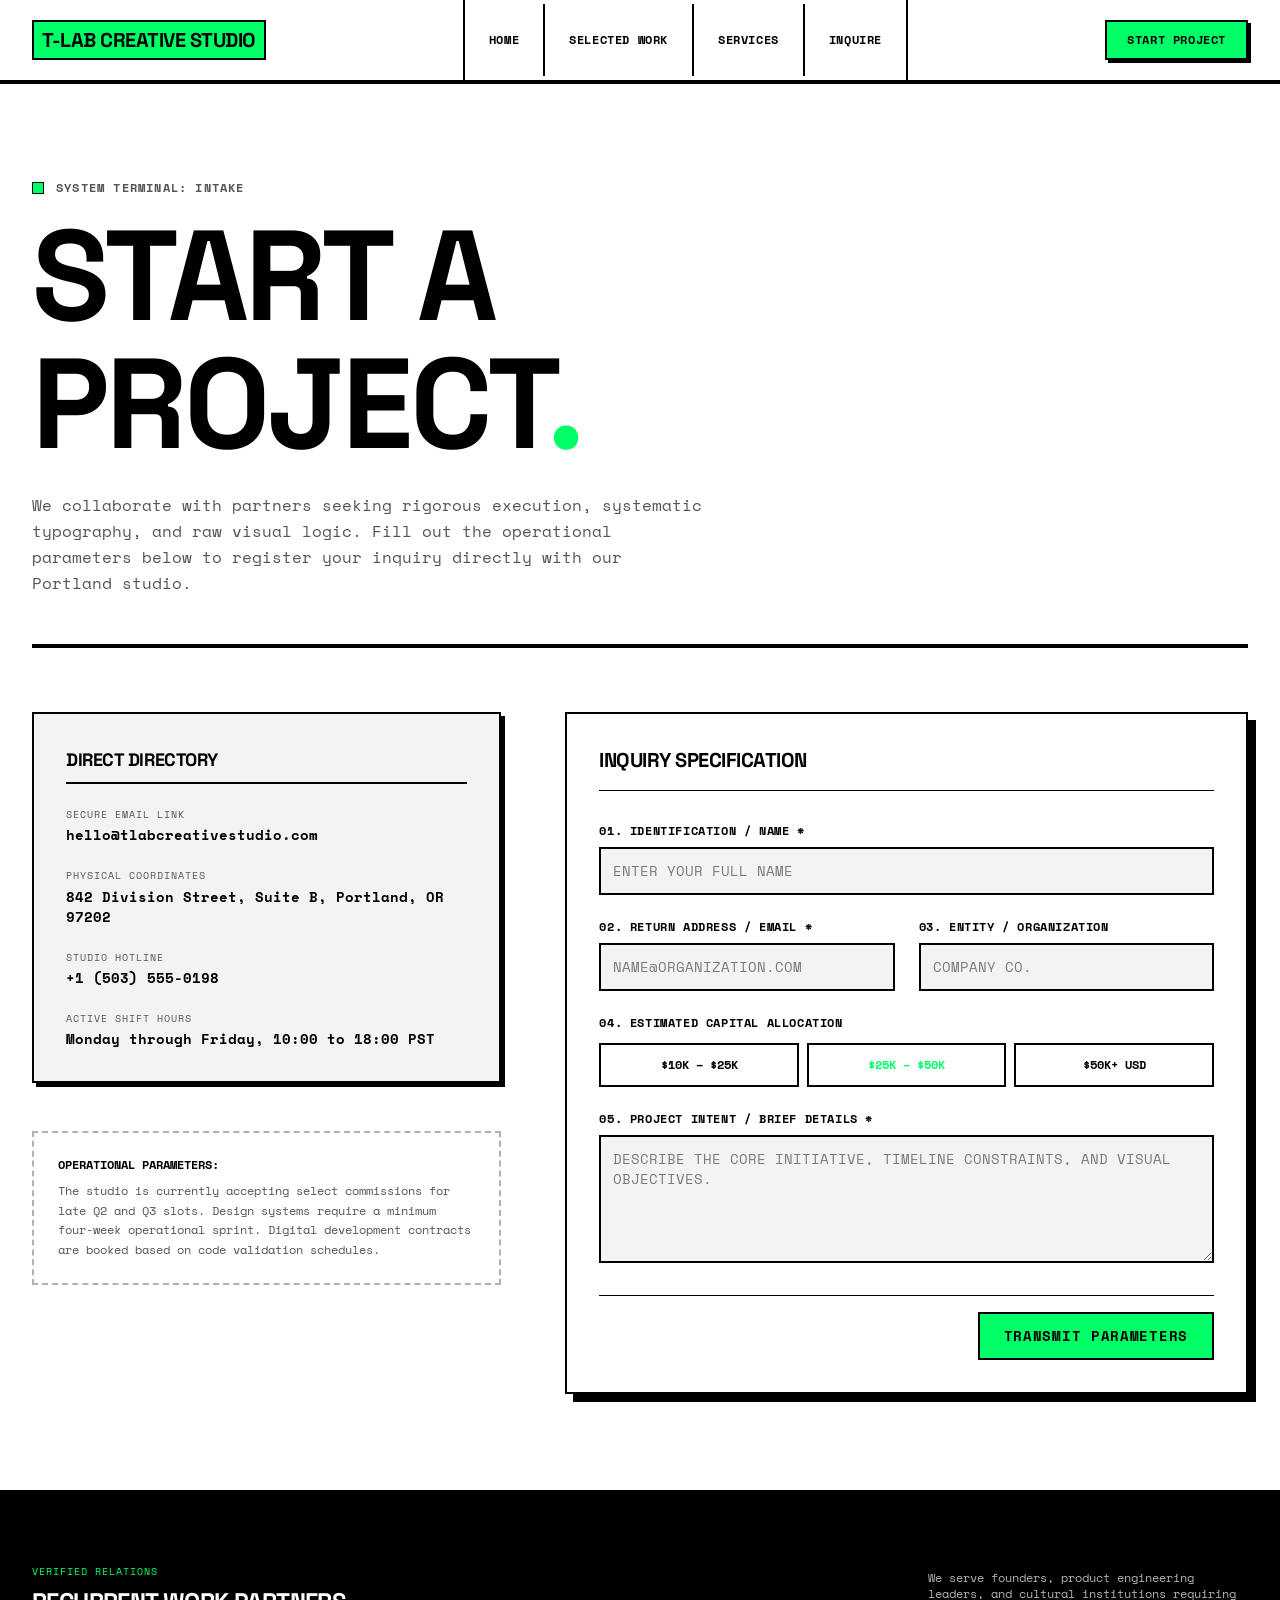
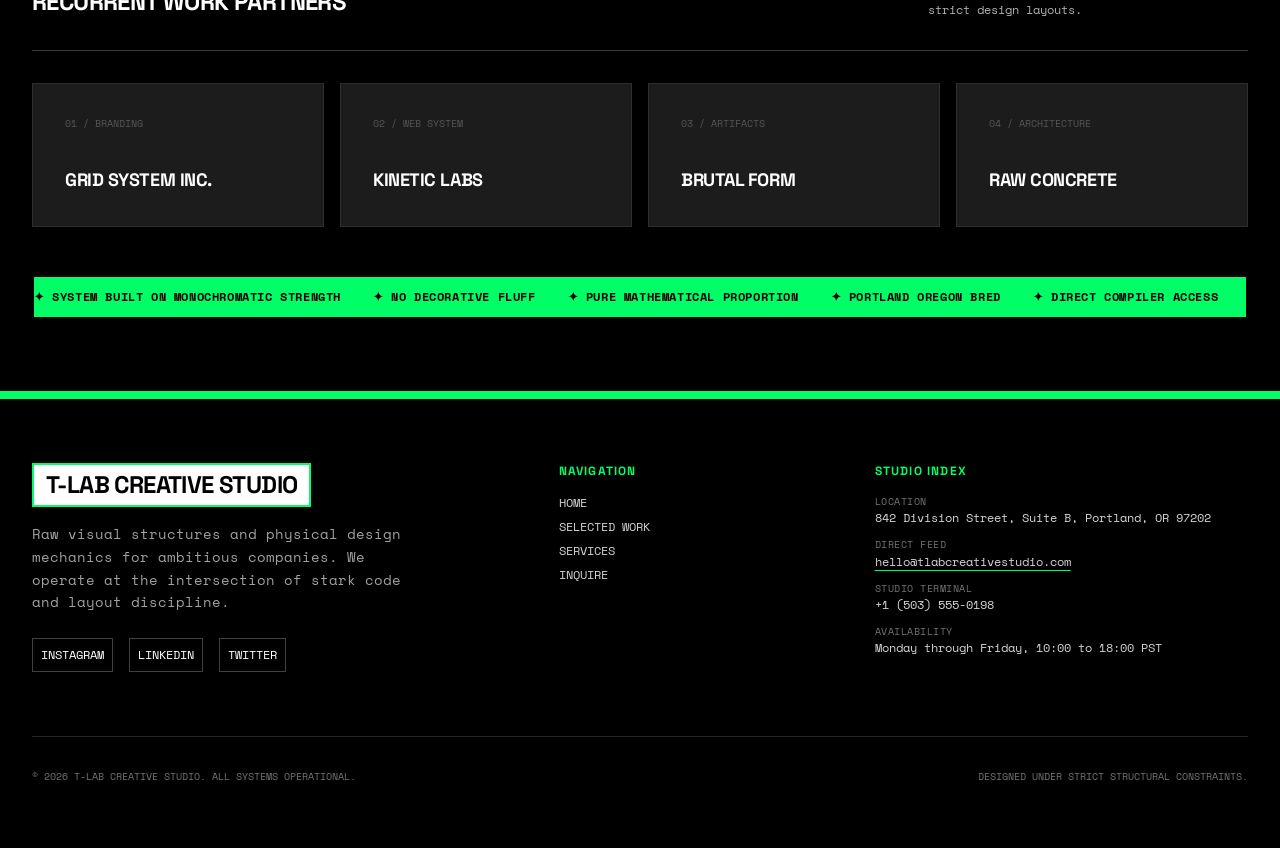
<file: contact.html>
<!DOCTYPE html>
<html lang="en">
<head>
<meta charset="utf-8">
<meta name="viewport" content="width=device-width, initial-scale=1">
<title>Inquire | T-Lab Creative Studio</title>
<meta name="description" content="Initiate a project with T-Lab Creative Studio. Send us your requirements for brand architecture, digital systems, and raw structural design.">
<link rel="canonical" href="https://t-lab-creative-8be7.sites.tibly.ai/contact">
<meta property="og:type" content="website">
<meta property="og:url" content="https://t-lab-creative-8be7.sites.tibly.ai/contact">
<meta property="og:site_name" content="T-Lab Creative Studio">
<meta property="og:title" content="Inquire | T-Lab Creative Studio">
<meta property="og:description" content="Initiate a project with T-Lab Creative Studio. Send us your requirements for brand architecture, digital systems, and raw structural design.">
<meta name="twitter:card" content="summary_large_image">
<link rel="icon" href="/favicon.svg" type="image/svg+xml">
<link rel="preconnect" href="https://fonts.googleapis.com">
<link rel="preconnect" href="https://fonts.gstatic.com" crossorigin>
<link href="https://fonts.googleapis.com/css2?family=Space+Grotesk:wght@500;700&family=Space+Mono:wght@400;700&display=swap" rel="stylesheet">
<link rel="stylesheet" href="/styles.css">
</head>
<body>
<!-- block:header -->
<header class="sticky top-0 z-50 w-full bg-white border-b-4 border-ink">
  <div class="mx-auto max-w-7xl px-4 sm:px-6 lg:px-8">
    <div class="flex h-20 items-center justify-between">
      <!-- Brand Logo / Name -->
      <div class="flex-shrink-0">
        <a href="/" class="group flex items-center gap-2 text-xl font-display font-bold uppercase tracking-tight text-ink">
          <span class="inline-block bg-brand-500 px-2 py-1 border-2 border-ink group-hover:bg-ink group-hover:text-brand-500 transition-colors duration-200" data-tibly-field="business-name">T-Lab Creative Studio</span>
        </a>
      </div>

      <!-- Desktop Navigation -->
      <nav class="hidden md:flex items-center divide-x-2 divide-ink border-l-2 border-r-2 border-ink h-20">
        <a href="/" class="px-6 py-7 font-body text-xs font-bold uppercase tracking-wider text-ink hover:bg-brand-500 transition-colors duration-150">Home</a>
        <a href="/work" class="px-6 py-7 font-body text-xs font-bold uppercase tracking-wider text-ink hover:bg-brand-500 transition-colors duration-150">Selected Work</a>
        <a href="/services" class="px-6 py-7 font-body text-xs font-bold uppercase tracking-wider text-ink hover:bg-brand-500 transition-colors duration-150">Services</a>
        <a href="/contact" class="px-6 py-7 font-body text-xs font-bold uppercase tracking-wider text-ink hover:bg-brand-500 transition-colors duration-150">Inquire</a>
      </nav>

      <!-- Action Button (Brutalist style CTA) -->
      <div class="hidden lg:flex items-center">
        <a href="/contact" class="px-5 py-2.5 font-body text-xs font-bold uppercase tracking-wider text-ink bg-brand-500 border-2 border-ink shadow-[3px_3px_0px_0px_rgba(0,0,0,1)] hover:translate-x-0.5 hover:translate-y-0.5 hover:shadow-[1px_1px_0px_0px_rgba(0,0,0,1)] transition-all">
          Start Project
        </a>
      </div>

      <!-- Mobile Menu Button -->
      <div class="flex md:hidden">
        <button type="button" class="inline-flex items-center justify-center p-2 border-2 border-ink bg-surface text-ink hover:bg-brand-500 focus:outline-none" aria-controls="mobile-menu" aria-expanded="false" onclick="document.getElementById('mobile-menu').classList.toggle('hidden')">
          <span class="sr-only">Open main menu</span>
          <svg class="h-6 w-6" fill="none" viewBox="0 0 24 24" stroke-width="2" stroke="currentColor">
            <path stroke-linecap="round" stroke-linejoin="round" d="M3.75 9h16.5m-16.5 6.75h16.5" />
          </svg>
        </button>
      </div>
    </div>
  </div>

  <!-- Mobile Menu -->
  <div class="hidden border-t-2 border-ink bg-white md:hidden" id="mobile-menu">
    <div class="space-y-1 px-4 py-4 font-body">
      <a href="/" class="block px-3 py-3 text-sm font-bold uppercase text-ink hover:bg-brand-500 border border-transparent hover:border-ink">Home</a>
      <a href="/work" class="block px-3 py-3 text-sm font-bold uppercase text-ink hover:bg-brand-500 border border-transparent hover:border-ink">Selected Work</a>
      <a href="/services" class="block px-3 py-3 text-sm font-bold uppercase text-ink hover:bg-brand-500 border border-transparent hover:border-ink">Services</a>
      <a href="/contact" class="block px-3 py-3 text-sm font-bold uppercase text-ink hover:bg-brand-500 border border-transparent hover:border-ink">Inquire</a>
    </div>
  </div>
</header>
<!-- /block:header -->
<!-- block:inquiry-cta -->
<section class="relative bg-white py-16 lg:py-24" data-block="inquiry-cta">
  <div class="mx-auto max-w-7xl px-4 sm:px-6 lg:px-8">
    
    <!-- Editorial Header: Large scale contrast, left-aligned, brutalist framing -->
    <div class="border-b-4 border-ink pb-12 mb-16">
      <div class="flex items-center gap-3 mb-4">
        <span class="h-3 w-3 bg-brand-500 border border-ink animate-pulse"></span>
        <span class="font-body text-xs font-bold uppercase tracking-widest text-accent-500">SYSTEM TERMINAL: INTAKE</span>
      </div>
      <h1 class="font-display text-5xl sm:text-7xl lg:text-9xl font-extrabold uppercase tracking-tight text-ink leading-none">
        START A <br class="hidden sm:inline">PROJECT<span class="text-brand-500">.</span>
      </h1>
      <p class="mt-6 max-w-2xl font-body text-sm sm:text-base text-accent-500 leading-relaxed">
        We collaborate with partners seeking rigorous execution, systematic typography, and raw visual logic. Fill out the operational parameters below to register your inquiry directly with our Portland studio.
      </p>
    </div>

    <!-- Main Section Layout: Asymmetric Split -->
    <div class="grid grid-cols-1 lg:grid-cols-12 gap-12 lg:gap-16">
      
      <!-- Left Column: Studio Metadata & Direct Inputs -->
      <div class="lg:col-span-5 space-y-12">
        
        <!-- Interactive Information Card -->
        <div class="bg-surface border-2 border-ink p-8 shadow-[4px_4px_0px_0px_rgba(0,0,0,1)]">
          <h2 class="font-display text-lg font-bold uppercase tracking-tight text-ink mb-6 pb-2 border-b-2 border-ink">
            DIRECT DIRECTORY
          </h2>
          
          <div class="space-y-6 font-body text-xs">
            <div class="flex flex-col">
              <span class="text-accent-500 uppercase tracking-widest text-[10px]">Secure Email Link</span>
              <a href="mailto:hello@tlabcreativestudio.com" data-tibly-field="email" class="mt-1 text-sm font-bold text-ink hover:text-brand-500 hover:underline decoration-2 transition-colors">hello@tlabcreativestudio.com</a>
            </div>
            
            <div class="flex flex-col">
              <span class="text-accent-500 uppercase tracking-widest text-[10px]">Physical Coordinates</span>
              <span data-tibly-field="address" class="mt-1 text-sm text-ink font-bold">842 Division Street, Suite B, Portland, OR 97202</span>
            </div>

            <div class="flex flex-col">
              <span class="text-accent-500 uppercase tracking-widest text-[10px]">Studio Hotline</span>
              <a href="tel:+15035550198" data-tibly-field="phone" class="mt-1 text-sm font-bold text-ink hover:text-brand-500 transition-colors">+1 (503) 555-0198</a>
            </div>

            <div class="flex flex-col">
              <span class="text-accent-500 uppercase tracking-widest text-[10px]">Active Shift Hours</span>
              <span data-tibly-field="hours" class="mt-1 text-sm text-ink font-bold">Monday through Friday, 10:00 to 18:00 PST</span>
            </div>
          </div>
        </div>

        <!-- System Status Box -->
        <div class="border-2 border-dashed border-accent-300 p-6 font-body text-xs text-accent-500">
          <p class="font-bold uppercase text-ink mb-2">OPERATIONAL PARAMETERS:</p>
          <p class="leading-relaxed">
            The studio is currently accepting select commissions for late Q2 and Q3 slots. Design systems require a minimum four-week operational sprint. Digital development contracts are booked based on code validation schedules.
          </p>
        </div>

      </div>

      <!-- Right Column: Brutalist Intake Form -->
      <div class="lg:col-span-7">
        <form method="POST" action="https://api.tibly.ai/api/public/site-forms" class="space-y-8 bg-white border-2 border-ink p-8 shadow-[8px_8px_0px_0px_rgba(0,0,0,1)]">
          <input type="hidden" name="_page" value="/contact">
          <input type="text" name="_gotcha" class="hidden" tabindex="-1" autocomplete="off" aria-hidden="true">

          <h3 class="font-display text-xl font-bold uppercase tracking-tight text-ink pb-4 border-b border-ink">
            INQUIRY SPECIFICATION
          </h3>

          <!-- Form Fields Grid -->
          <div class="grid grid-cols-1 md:grid-cols-2 gap-6">
            <!-- Full Name -->
            <div class="flex flex-col space-y-2 md:col-span-2">
              <label for="name" class="font-body text-xs font-bold uppercase tracking-wider text-ink">
                01. Identification / Name *
              </label>
              <input type="text" id="name" name="name" required class="w-full bg-surface border-2 border-ink p-3 font-body text-sm text-ink focus:bg-white focus:outline-none focus:ring-2 focus:ring-brand-500" placeholder="ENTER YOUR FULL NAME">
            </div>

            <!-- Email Address -->
            <div class="flex flex-col space-y-2">
              <label for="email" class="font-body text-xs font-bold uppercase tracking-wider text-ink">
                02. Return Address / Email *
              </label>
              <input type="email" id="email" name="email" required class="w-full bg-surface border-2 border-ink p-3 font-body text-sm text-ink focus:bg-white focus:outline-none focus:ring-2 focus:ring-brand-500" placeholder="NAME@ORGANIZATION.COM">
            </div>

            <!-- Organization Name -->
            <div class="flex flex-col space-y-2">
              <label for="organization" class="font-body text-xs font-bold uppercase tracking-wider text-ink">
                03. Entity / Organization
              </label>
              <input type="text" id="organization" name="organization" class="w-full bg-surface border-2 border-ink p-3 font-body text-sm text-ink focus:bg-white focus:outline-none focus:ring-2 focus:ring-brand-500" placeholder="COMPANY CO.">
            </div>

            <!-- Budget Level Selector -->
            <div class="flex flex-col space-y-2 md:col-span-2">
              <span class="font-body text-xs font-bold uppercase tracking-wider text-ink">
                04. Estimated Capital Allocation
              </span>
              <div class="grid grid-cols-1 sm:grid-cols-3 gap-2 pt-1">
                <label class="relative flex items-center justify-center p-3 border-2 border-ink font-body text-xs font-bold uppercase cursor-pointer hover:bg-brand-500/10 transition-colors">
                  <input type="radio" name="budget" value="10k-25k" class="sr-only peer">
                  <span class="peer-checked:text-brand-500">$10k – $25k</span>
                </label>
                <label class="relative flex items-center justify-center p-3 border-2 border-ink font-body text-xs font-bold uppercase cursor-pointer hover:bg-brand-500/10 transition-colors">
                  <input type="radio" name="budget" value="25k-50k" class="sr-only peer" checked>
                  <span class="peer-checked:text-brand-500">$25k – $50k</span>
                </label>
                <label class="relative flex items-center justify-center p-3 border-2 border-ink font-body text-xs font-bold uppercase cursor-pointer hover:bg-brand-500/10 transition-colors">
                  <input type="radio" name="budget" value="50k+" class="sr-only peer">
                  <span class="peer-checked:text-brand-500">$50k+ USD</span>
                </label>
              </div>
            </div>

            <!-- Project Brief / Details -->
            <div class="flex flex-col space-y-2 md:col-span-2">
              <label for="message" class="font-body text-xs font-bold uppercase tracking-wider text-ink">
                05. Project Intent / Brief Details *
              </label>
              <textarea id="message" name="message" required rows="5" class="w-full bg-surface border-2 border-ink p-3 font-body text-sm text-ink focus:bg-white focus:outline-none focus:ring-2 focus:ring-brand-500" placeholder="DESCRIBE THE CORE INITIATIVE, TIMELINE CONSTRAINTS, AND VISUAL OBJECTIVES."></textarea>
            </div>
          </div>

          <!-- Submit Button -->
          <div class="pt-4 border-t border-ink flex justify-end">
            <button type="submit" class="btn w-full sm:w-auto">
              Transmit Parameters
            </button>
          </div>
        </form>
      </div>

    </div>
  </div>
</section>
<!-- /block:inquiry-cta -->
<!-- block:clients-strip -->
<section class="bg-ink text-white py-16 border-t-4 border-b-4 border-ink" data-block="clients-strip">
  <div class="mx-auto max-w-7xl px-4 sm:px-6 lg:px-8">
    
    <!-- Section Title & Meta -->
    <div class="flex flex-col md:flex-row md:items-end justify-between gap-6 pb-8 border-b border-accent-700">
      <div>
        <span class="font-body text-[10px] uppercase tracking-widest text-brand-500">VERIFIED RELATIONS</span>
        <h2 class="font-display text-2xl font-bold uppercase tracking-tight text-white mt-1">
          RECURRENT WORK PARTNERS
        </h2>
      </div>
      <p class="font-body text-xs text-accent-300 max-w-xs">
        We serve founders, product engineering leaders, and cultural institutions requiring strict design layouts.
      </p>
    </div>

    <!-- Client Logo Matrix (Brutalist blocks) -->
    <div class="grid grid-cols-2 md:grid-cols-4 gap-4 mt-8">
      
      <div class="bg-accent-900 border border-accent-800 p-8 flex flex-col justify-between h-36 hover:border-brand-500 transition-colors duration-200">
        <span class="font-body text-[10px] text-accent-500">01 / BRANDING</span>
        <span class="font-display text-lg font-bold uppercase tracking-tight text-white">GRID SYSTEM INC.</span>
      </div>

      <div class="bg-accent-900 border border-accent-800 p-8 flex flex-col justify-between h-36 hover:border-brand-500 transition-colors duration-200">
        <span class="font-body text-[10px] text-accent-500">02 / WEB SYSTEM</span>
        <span class="font-display text-lg font-bold uppercase tracking-tight text-white">KINETIC LABS</span>
      </div>

      <div class="bg-accent-900 border border-accent-800 p-8 flex flex-col justify-between h-36 hover:border-brand-500 transition-colors duration-200">
        <span class="font-body text-[10px] text-accent-500">03 / ARTIFACTS</span>
        <span class="font-display text-lg font-bold uppercase tracking-tight text-white">BRUTAL FORM</span>
      </div>

      <div class="bg-accent-900 border border-accent-800 p-8 flex flex-col justify-between h-36 hover:border-brand-500 transition-colors duration-200">
        <span class="font-body text-[10px] text-accent-500">04 / ARCHITECTURE</span>
        <span class="font-display text-lg font-bold uppercase tracking-tight text-white">RAW CONCRETE</span>
      </div>

    </div>

    <!-- Static Marquee / Text Block -->
    <div class="mt-12 overflow-hidden bg-brand-500 text-ink border-2 border-ink py-3 select-none">
      <div class="whitespace-nowrap flex gap-8 font-body text-xs font-black uppercase tracking-wider animate-[marquee_20s_linear_infinite]">
        <span>✦ SYSTEM BUILT ON MONOCHROMATIC STRENGTH</span>
        <span>✦ NO DECORATIVE FLUFF</span>
        <span>✦ PURE MATHEMATICAL PROPORTION</span>
        <span>✦ PORTLAND OREGON BRED</span>
        <span>✦ DIRECT COMPILER ACCESS</span>
        <span>✦ ALL SYSTEM INDICATORS NOMINAL</span>
      </div>
    </div>

  </div>
</section>
<!-- /block:clients-strip -->
<!-- block:footer -->
<footer class="bg-ink text-white border-t-4 border-ink">
  <!-- Toxic Accent Line -->
  <div class="h-2 bg-brand-500 w-full"></div>
  
  <div class="mx-auto max-w-7xl px-4 py-16 sm:px-6 lg:px-8">
    <div class="grid grid-cols-1 md:grid-cols-12 gap-12">
      <!-- Brand Column -->
      <div class="md:col-span-5 flex flex-col justify-between space-y-6">
        <div>
          <span class="inline-block font-display text-2xl font-bold uppercase tracking-tight text-brand-500 bg-white text-ink px-3 py-1 border-2 border-brand-500" data-tibly-field="business-name">
            T-Lab Creative Studio
          </span>
          <p class="mt-4 max-w-sm font-body text-sm text-neutral-400 leading-relaxed">
            Raw visual structures and physical design mechanics for ambitious companies. We operate at the intersection of stark code and layout discipline.
          </p>
        </div>
        
        <!-- Social links container -->
        <div class="flex gap-4" data-tibly-field="links">
          <a href="https://instagram.com" class="p-2 border border-neutral-700 hover:border-brand-500 hover:text-brand-500 transition-colors text-xs font-body uppercase" target="_blank" rel="noopener">Instagram</a>
          <a href="https://linkedin.com" class="p-2 border border-neutral-700 hover:border-brand-500 hover:text-brand-500 transition-colors text-xs font-body uppercase" target="_blank" rel="noopener">LinkedIn</a>
          <a href="https://twitter.com" class="p-2 border border-neutral-700 hover:border-brand-500 hover:text-brand-500 transition-colors text-xs font-body uppercase" target="_blank" rel="noopener">Twitter</a>
        </div>
      </div>

      <!-- Quick Navigation -->
      <div class="md:col-span-3 space-y-4">
        <h3 class="font-display text-xs font-bold uppercase tracking-widest text-brand-500">Navigation</h3>
        <ul class="space-y-2 font-body text-xs uppercase">
          <li><a href="/" class="text-neutral-300 hover:text-white transition-colors">Home</a></li>
          <li><a href="/work" class="text-neutral-300 hover:text-white transition-colors">Selected Work</a></li>
          <li><a href="/services" class="text-neutral-300 hover:text-white transition-colors">Services</a></li>
          <li><a href="/contact" class="text-neutral-300 hover:text-white transition-colors">Inquire</a></li>
        </ul>
      </div>

      <!-- Contact Details -->
      <div class="md:col-span-4 space-y-4">
        <h3 class="font-display text-xs font-bold uppercase tracking-widest text-brand-500">Studio Index</h3>
        <ul class="space-y-3 font-body text-xs text-neutral-300">
          <li class="flex flex-col">
            <span class="text-neutral-500 uppercase tracking-wider text-[10px]">Location</span>
            <span data-tibly-field="address" class="mt-0.5">842 Division Street, Suite B, Portland, OR 97202</span>
          </li>
          <li class="flex flex-col">
            <span class="text-neutral-500 uppercase tracking-wider text-[10px]">Direct Feed</span>
            <a href="mailto:hello@tlabcreativestudio.com" data-tibly-field="email" class="mt-0.5 hover:text-brand-500 underline decoration-brand-500 underline-offset-4">hello@tlabcreativestudio.com</a>
          </li>
          <li class="flex flex-col">
            <span class="text-neutral-500 uppercase tracking-wider text-[10px]">Studio Terminal</span>
            <a href="tel:+15035550198" data-tibly-field="phone" class="mt-0.5 hover:text-brand-500">+1 (503) 555-0198</a>
          </li>
          <li class="flex flex-col">
            <span class="text-neutral-500 uppercase tracking-wider text-[10px]">Availability</span>
            <span data-tibly-field="hours" class="mt-0.5">Monday through Friday, 10:00 to 18:00 PST</span>
          </li>
        </ul>
      </div>
    </div>

    <!-- Copyright Block -->
    <div class="mt-16 pt-8 border-t border-neutral-800 flex flex-col md:flex-row justify-between items-center gap-4 font-body text-[10px] uppercase text-neutral-500">
      <p>&copy; 2026 T-Lab Creative Studio. All systems operational.</p>
      <p>Designed under strict structural constraints.</p>
    </div>
  </div>
</footer>
<!-- /block:footer -->
  <script async src="https://api.tibly.ai/widget/v1.js"></script>
</body>
</html>
</file>
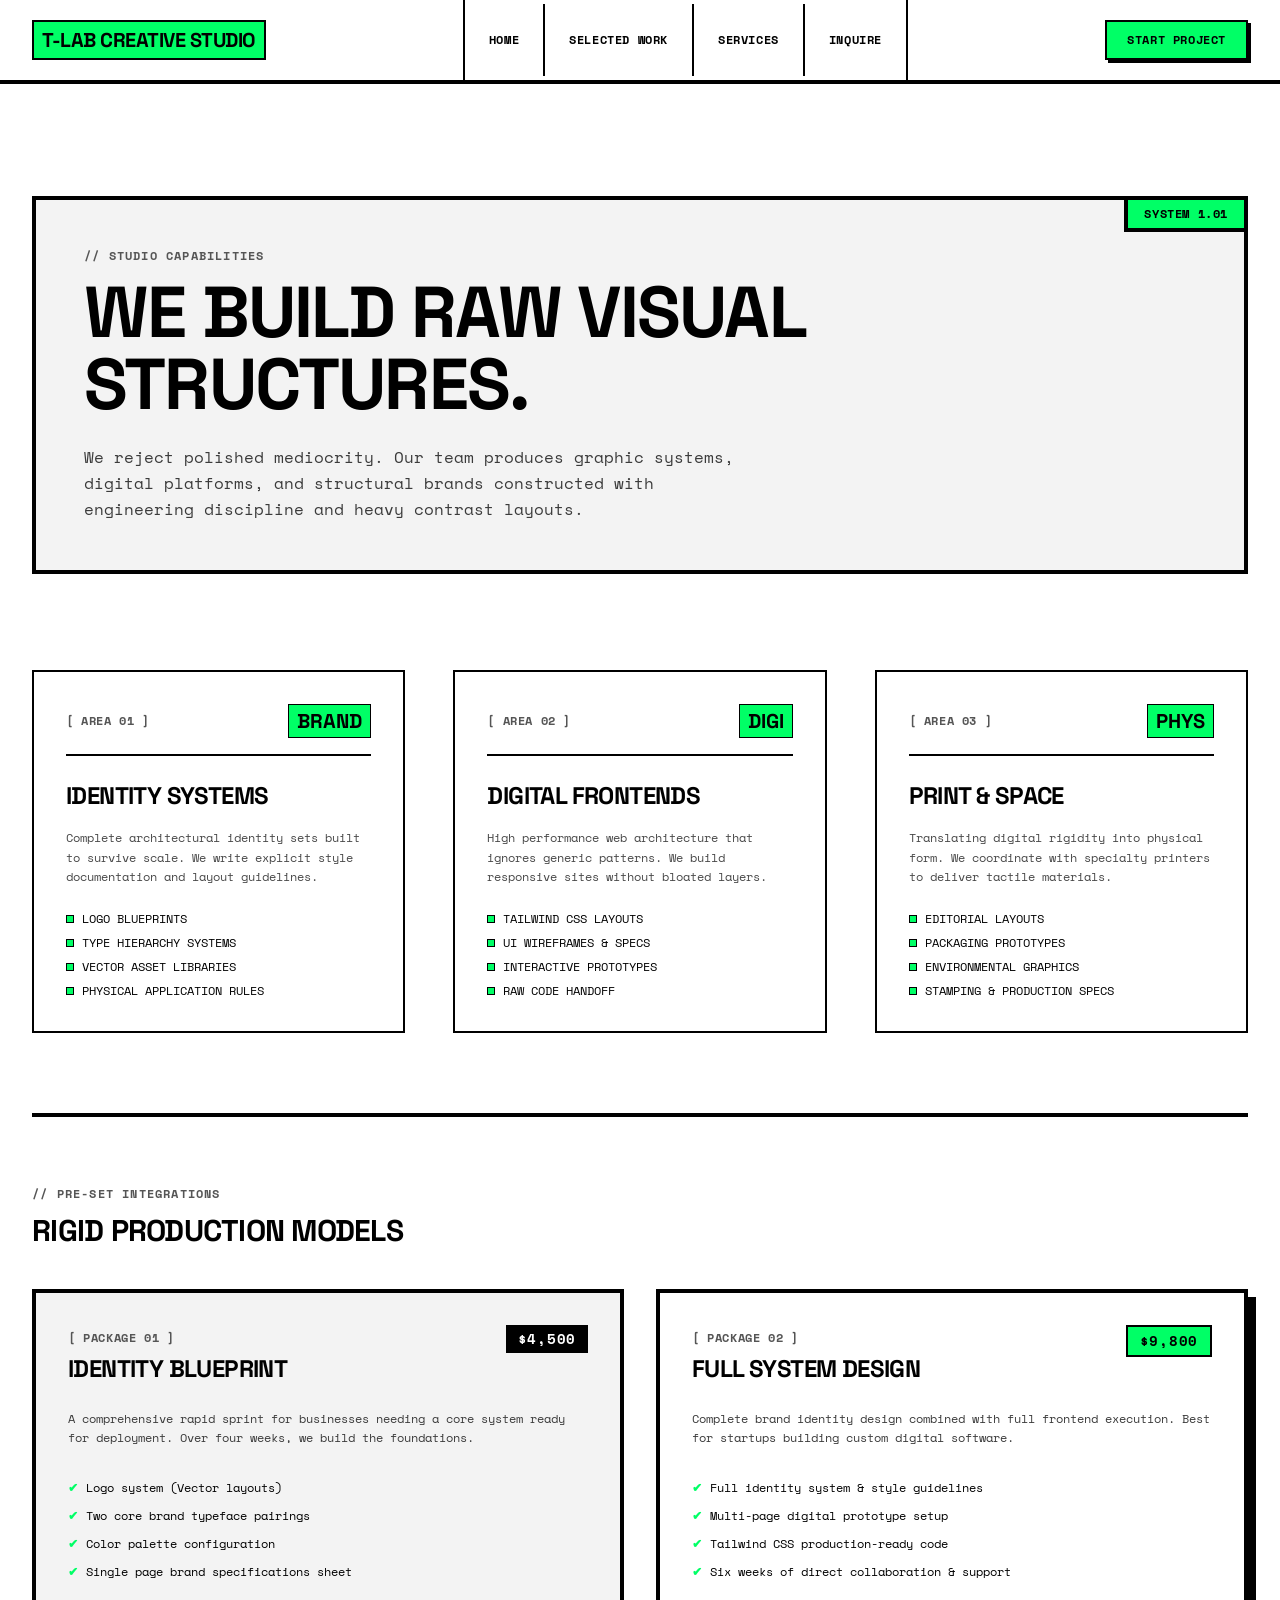
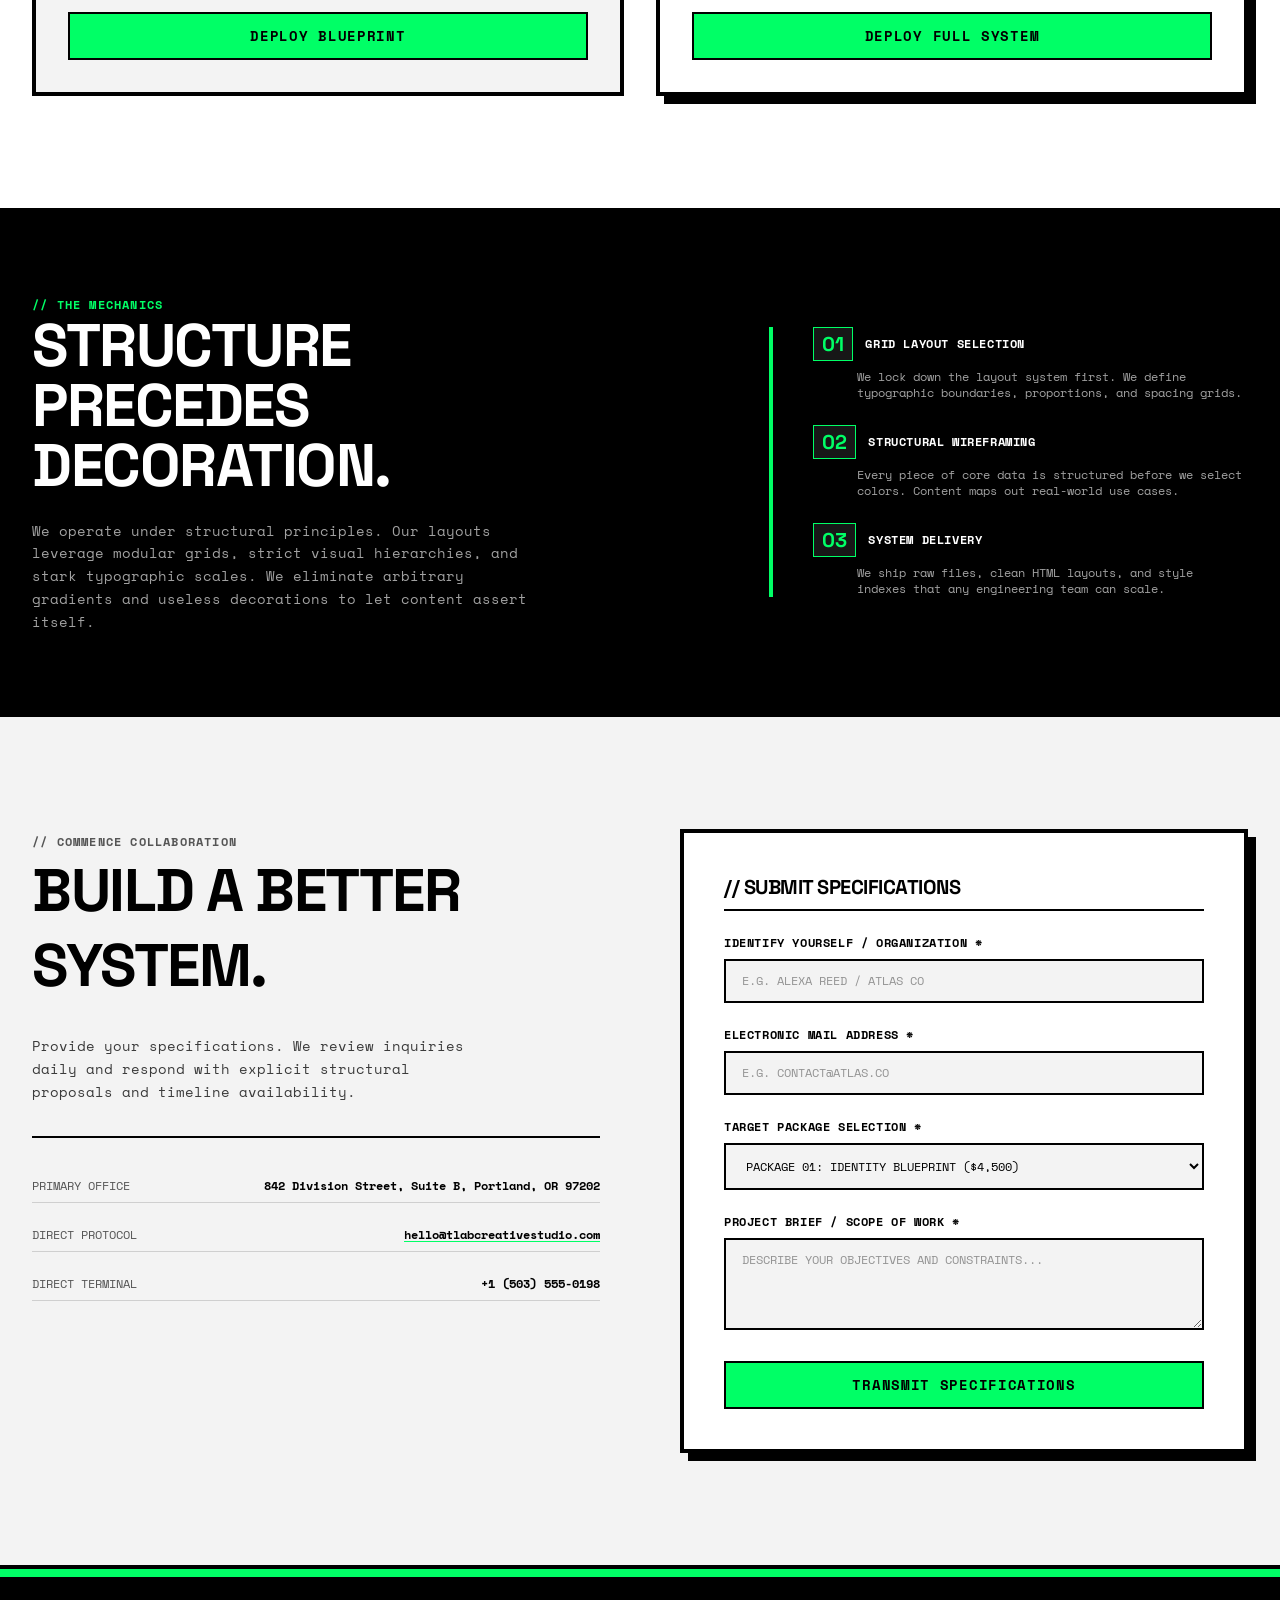
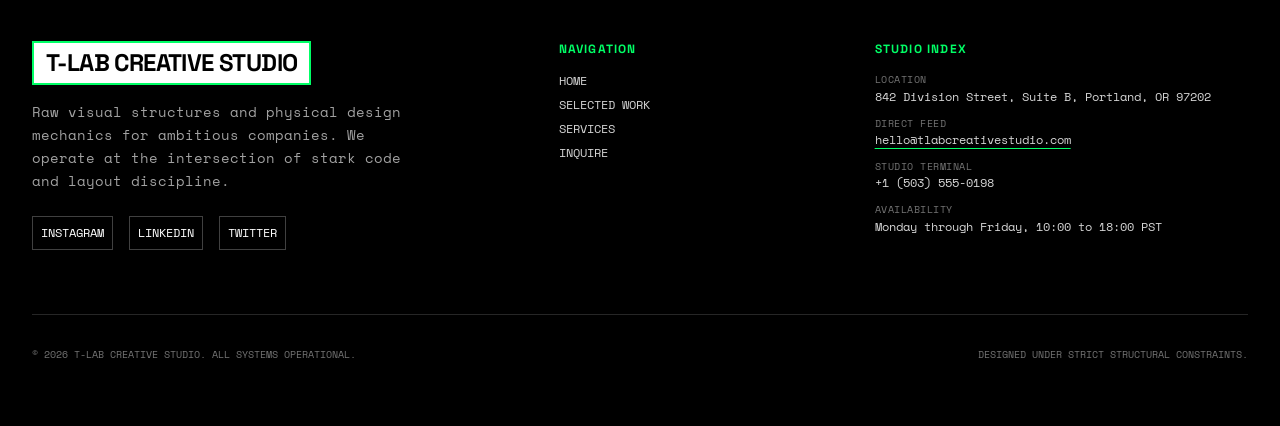
<file: services.html>
<!DOCTYPE html>
<html lang="en">
<head>
<meta charset="utf-8">
<meta name="viewport" content="width=device-width, initial-scale=1">
<title>Capabilities &amp; Studio System | T-Lab Creative Studio</title>
<meta name="description" content="A detailed breakdown of our raw structural design services, fixed collaboration packages, and systematic production process.">
<link rel="canonical" href="https://t-lab-creative-8be7.sites.tibly.ai/services">
<meta property="og:type" content="website">
<meta property="og:url" content="https://t-lab-creative-8be7.sites.tibly.ai/services">
<meta property="og:site_name" content="T-Lab Creative Studio">
<meta property="og:title" content="Capabilities &amp; Studio System | T-Lab Creative Studio">
<meta property="og:description" content="A detailed breakdown of our raw structural design services, fixed collaboration packages, and systematic production process.">
<meta name="twitter:card" content="summary_large_image">
<link rel="icon" href="/favicon.svg" type="image/svg+xml">
<link rel="preconnect" href="https://fonts.googleapis.com">
<link rel="preconnect" href="https://fonts.gstatic.com" crossorigin>
<link href="https://fonts.googleapis.com/css2?family=Space+Grotesk:wght@500;700&family=Space+Mono:wght@400;700&display=swap" rel="stylesheet">
<link rel="stylesheet" href="/styles.css">
</head>
<body>
<!-- block:header -->
<header class="sticky top-0 z-50 w-full bg-white border-b-4 border-ink">
  <div class="mx-auto max-w-7xl px-4 sm:px-6 lg:px-8">
    <div class="flex h-20 items-center justify-between">
      <!-- Brand Logo / Name -->
      <div class="flex-shrink-0">
        <a href="/" class="group flex items-center gap-2 text-xl font-display font-bold uppercase tracking-tight text-ink">
          <span class="inline-block bg-brand-500 px-2 py-1 border-2 border-ink group-hover:bg-ink group-hover:text-brand-500 transition-colors duration-200" data-tibly-field="business-name">T-Lab Creative Studio</span>
        </a>
      </div>

      <!-- Desktop Navigation -->
      <nav class="hidden md:flex items-center divide-x-2 divide-ink border-l-2 border-r-2 border-ink h-20">
        <a href="/" class="px-6 py-7 font-body text-xs font-bold uppercase tracking-wider text-ink hover:bg-brand-500 transition-colors duration-150">Home</a>
        <a href="/work" class="px-6 py-7 font-body text-xs font-bold uppercase tracking-wider text-ink hover:bg-brand-500 transition-colors duration-150">Selected Work</a>
        <a href="/services" class="px-6 py-7 font-body text-xs font-bold uppercase tracking-wider text-ink hover:bg-brand-500 transition-colors duration-150">Services</a>
        <a href="/contact" class="px-6 py-7 font-body text-xs font-bold uppercase tracking-wider text-ink hover:bg-brand-500 transition-colors duration-150">Inquire</a>
      </nav>

      <!-- Action Button (Brutalist style CTA) -->
      <div class="hidden lg:flex items-center">
        <a href="/contact" class="px-5 py-2.5 font-body text-xs font-bold uppercase tracking-wider text-ink bg-brand-500 border-2 border-ink shadow-[3px_3px_0px_0px_rgba(0,0,0,1)] hover:translate-x-0.5 hover:translate-y-0.5 hover:shadow-[1px_1px_0px_0px_rgba(0,0,0,1)] transition-all">
          Start Project
        </a>
      </div>

      <!-- Mobile Menu Button -->
      <div class="flex md:hidden">
        <button type="button" class="inline-flex items-center justify-center p-2 border-2 border-ink bg-surface text-ink hover:bg-brand-500 focus:outline-none" aria-controls="mobile-menu" aria-expanded="false" onclick="document.getElementById('mobile-menu').classList.toggle('hidden')">
          <span class="sr-only">Open main menu</span>
          <svg class="h-6 w-6" fill="none" viewBox="0 0 24 24" stroke-width="2" stroke="currentColor">
            <path stroke-linecap="round" stroke-linejoin="round" d="M3.75 9h16.5m-16.5 6.75h16.5" />
          </svg>
        </button>
      </div>
    </div>
  </div>

  <!-- Mobile Menu -->
  <div class="hidden border-t-2 border-ink bg-white md:hidden" id="mobile-menu">
    <div class="space-y-1 px-4 py-4 font-body">
      <a href="/" class="block px-3 py-3 text-sm font-bold uppercase text-ink hover:bg-brand-500 border border-transparent hover:border-ink">Home</a>
      <a href="/work" class="block px-3 py-3 text-sm font-bold uppercase text-ink hover:bg-brand-500 border border-transparent hover:border-ink">Selected Work</a>
      <a href="/services" class="block px-3 py-3 text-sm font-bold uppercase text-ink hover:bg-brand-500 border border-transparent hover:border-ink">Services</a>
      <a href="/contact" class="block px-3 py-3 text-sm font-bold uppercase text-ink hover:bg-brand-500 border border-transparent hover:border-ink">Inquire</a>
    </div>
  </div>
</header>
<!-- /block:header -->
<!-- block:service-list -->
<section class="bg-white py-16 lg:py-28 border-b-4 border-ink" data-block="service-list">
  <div class="mx-auto max-w-7xl px-4 sm:px-6 lg:px-8">
    <!-- Header Block -->
    <div class="border-4 border-ink bg-surface p-8 lg:p-12 mb-16 lg:mb-24 relative">
      <div class="absolute top-0 right-0 bg-brand-500 text-ink border-b-4 border-l-4 border-ink px-4 py-1.5 font-body text-xs font-bold uppercase tracking-wider">
        System 1.01
      </div>
      <p class="font-body text-xs font-bold uppercase tracking-widest text-accent-500 mb-3">// STUDIO CAPABILITIES</p>
      <h1 class="font-display text-4xl sm:text-6xl lg:text-7xl font-bold uppercase tracking-tight text-ink leading-none max-w-4xl">
        WE BUILD RAW VISUAL STRUCTURES.
      </h1>
      <p class="mt-6 font-body text-sm sm:text-base text-accent-700 max-w-2xl leading-relaxed">
        We reject polished mediocrity. Our team produces graphic systems, digital platforms, and structural brands constructed with engineering discipline and heavy contrast layouts.
      </p>
    </div>

    <!-- Core Capabilities Grid -->
    <div class="grid grid-cols-1 lg:grid-cols-3 gap-8 lg:gap-12 mb-20">
      <!-- Service 01 -->
      <div class="border-2 border-ink bg-white flex flex-col justify-between p-6 lg:p-8 hover:shadow-[6px_6px_0px_0px_rgba(0,0,0,1)] transition-all">
        <div>
          <div class="flex items-center justify-between border-b-2 border-ink pb-4 mb-6">
            <span class="font-body text-xs font-bold uppercase tracking-wider text-accent-500">[ AREA 01 ]</span>
            <span class="font-display text-xl font-bold bg-brand-500 px-2 py-0.5 border border-ink">BRAND</span>
          </div>
          <h3 class="font-display text-2xl font-bold uppercase tracking-tight text-ink mb-4">Identity Systems</h3>
          <p class="font-body text-xs leading-relaxed text-accent-600 mb-6">
            Complete architectural identity sets built to survive scale. We write explicit style documentation and layout guidelines.
          </p>
          <ul class="space-y-2 font-body text-xs uppercase text-ink">
            <li class="flex items-center gap-2"><span class="w-2 h-2 bg-brand-500 border border-ink"></span>Logo blueprints</li>
            <li class="flex items-center gap-2"><span class="w-2 h-2 bg-brand-500 border border-ink"></span>Type hierarchy systems</li>
            <li class="flex items-center gap-2"><span class="w-2 h-2 bg-brand-500 border border-ink"></span>Vector asset libraries</li>
            <li class="flex items-center gap-2"><span class="w-2 h-2 bg-brand-500 border border-ink"></span>Physical application rules</li>
          </ul>
        </div>
      </div>

      <!-- Service 02 -->
      <div class="border-2 border-ink bg-white flex flex-col justify-between p-6 lg:p-8 hover:shadow-[6px_6px_0px_0px_rgba(0,0,0,1)] transition-all">
        <div>
          <div class="flex items-center justify-between border-b-2 border-ink pb-4 mb-6">
            <span class="font-body text-xs font-bold uppercase tracking-wider text-accent-500">[ AREA 02 ]</span>
            <span class="font-display text-xl font-bold bg-brand-500 px-2 py-0.5 border border-ink">DIGI</span>
          </div>
          <h3 class="font-display text-2xl font-bold uppercase tracking-tight text-ink mb-4">Digital Frontends</h3>
          <p class="font-body text-xs leading-relaxed text-accent-600 mb-6">
            High performance web architecture that ignores generic patterns. We build responsive sites without bloated layers.
          </p>
          <ul class="space-y-2 font-body text-xs uppercase text-ink">
            <li class="flex items-center gap-2"><span class="w-2 h-2 bg-brand-500 border border-ink"></span>Tailwind CSS layouts</li>
            <li class="flex items-center gap-2"><span class="w-2 h-2 bg-brand-500 border border-ink"></span>UI wireframes &amp; specs</li>
            <li class="flex items-center gap-2"><span class="w-2 h-2 bg-brand-500 border border-ink"></span>Interactive prototypes</li>
            <li class="flex items-center gap-2"><span class="w-2 h-2 bg-brand-500 border border-ink"></span>Raw code handoff</li>
          </ul>
        </div>
      </div>

      <!-- Service 03 -->
      <div class="border-2 border-ink bg-white flex flex-col justify-between p-6 lg:p-8 hover:shadow-[6px_6px_0px_0px_rgba(0,0,0,1)] transition-all">
        <div>
          <div class="flex items-center justify-between border-b-2 border-ink pb-4 mb-6">
            <span class="font-body text-xs font-bold uppercase tracking-wider text-accent-500">[ AREA 03 ]</span>
            <span class="font-display text-xl font-bold bg-brand-500 px-2 py-0.5 border border-ink">PHYS</span>
          </div>
          <h3 class="font-display text-2xl font-bold uppercase tracking-tight text-ink mb-4">Print &amp; Space</h3>
          <p class="font-body text-xs leading-relaxed text-accent-600 mb-6">
            Translating digital rigidity into physical form. We coordinate with specialty printers to deliver tactile materials.
          </p>
          <ul class="space-y-2 font-body text-xs uppercase text-ink">
            <li class="flex items-center gap-2"><span class="w-2 h-2 bg-brand-500 border border-ink"></span>Editorial layouts</li>
            <li class="flex items-center gap-2"><span class="w-2 h-2 bg-brand-500 border border-ink"></span>Packaging prototypes</li>
            <li class="flex items-center gap-2"><span class="w-2 h-2 bg-brand-500 border border-ink"></span>Environmental graphics</li>
            <li class="flex items-center gap-2"><span class="w-2 h-2 bg-brand-500 border border-ink"></span>Stamping &amp; production specs</li>
          </ul>
        </div>
      </div>
    </div>

    <!-- Pricing / Package Cards -->
    <div class="border-t-4 border-ink pt-16">
      <div class="mb-10">
        <span class="font-body text-xs font-bold uppercase tracking-widest text-accent-500">// PRE-SET INTEGRATIONS</span>
        <h2 class="font-display text-3xl font-bold uppercase tracking-tight text-ink mt-2">RIGID PRODUCTION MODELS</h2>
      </div>

      <div class="grid grid-cols-1 md:grid-cols-2 gap-8">
        <!-- Package A -->
        <div class="border-4 border-ink p-8 bg-surface flex flex-col justify-between">
          <div>
            <div class="flex justify-between items-start mb-6">
              <div>
                <span class="font-body text-xs font-bold uppercase tracking-wider text-accent-500">[ PACKAGE 01 ]</span>
                <h3 class="font-display text-2xl font-bold uppercase tracking-tight text-ink mt-1">Identity Blueprint</h3>
              </div>
              <span class="font-body text-sm font-bold bg-ink text-white px-3 py-1 uppercase tracking-wider">$4,500</span>
            </div>
            <p class="font-body text-xs leading-relaxed text-accent-700 mb-8">
              A comprehensive rapid sprint for businesses needing a core system ready for deployment. Over four weeks, we build the foundations.
            </p>
            <div class="space-y-3 mb-8">
              <div class="flex items-center gap-2 text-xs font-body text-ink">
                <span class="text-brand-500 font-bold">✔</span> Logo system (Vector layouts)
              </div>
              <div class="flex items-center gap-2 text-xs font-body text-ink">
                <span class="text-brand-500 font-bold">✔</span> Two core brand typeface pairings
              </div>
              <div class="flex items-center gap-2 text-xs font-body text-ink">
                <span class="text-brand-500 font-bold">✔</span> Color palette configuration
              </div>
              <div class="flex items-center gap-2 text-xs font-body text-ink">
                <span class="text-brand-500 font-bold">✔</span> Single page brand specifications sheet
              </div>
            </div>
          </div>
          <a href="/contact" class="btn text-center w-full">Deploy Blueprint</a>
        </div>

        <!-- Package B -->
        <div class="border-4 border-ink p-8 bg-white flex flex-col justify-between shadow-[8px_8px_0px_0px_rgba(0,0,0,1)]">
          <div>
            <div class="flex justify-between items-start mb-6">
              <div>
                <span class="font-body text-xs font-bold uppercase tracking-wider text-accent-500">[ PACKAGE 02 ]</span>
                <h3 class="font-display text-2xl font-bold uppercase tracking-tight text-ink mt-1">Full System Design</h3>
              </div>
              <span class="font-body text-sm font-bold bg-brand-500 text-ink px-3 py-1 border-2 border-ink uppercase tracking-wider">$9,800</span>
            </div>
            <p class="font-body text-xs leading-relaxed text-accent-700 mb-8">
              Complete brand identity design combined with full frontend execution. Best for startups building custom digital software.
            </p>
            <div class="space-y-3 mb-8">
              <div class="flex items-center gap-2 text-xs font-body text-ink">
                <span class="text-brand-500 font-bold">✔</span> Full identity system &amp; style guidelines
              </div>
              <div class="flex items-center gap-2 text-xs font-body text-ink">
                <span class="text-brand-500 font-bold">✔</span> Multi-page digital prototype setup
              </div>
              <div class="flex items-center gap-2 text-xs font-body text-ink">
                <span class="text-brand-500 font-bold">✔</span> Tailwind CSS production-ready code
              </div>
              <div class="flex items-center gap-2 text-xs font-body text-ink">
                <span class="text-brand-500 font-bold">✔</span> Six weeks of direct collaboration &amp; support
              </div>
            </div>
          </div>
          <a href="/contact" class="btn text-center w-full">Deploy Full System</a>
        </div>
      </div>
    </div>
  </div>
</section>
<!-- /block:service-list -->
<!-- block:about-strip -->
<section class="bg-ink text-white py-20 border-b-4 border-ink relative overflow-hidden" data-block="about-strip">
  <div class="mx-auto max-w-7xl px-4 sm:px-6 lg:px-8">
    <div class="grid grid-cols-1 lg:grid-cols-12 gap-12 items-center">
      <!-- Left side: big text -->
      <div class="lg:col-span-7 space-y-6">
        <span class="font-body text-xs font-bold uppercase tracking-widest text-brand-500">// THE MECHANICS</span>
        <h2 class="font-display text-4xl sm:text-5xl lg:text-6xl font-bold uppercase tracking-tight leading-none">
          STRUCTURE <br>
          PRECEDES <br>
          DECORATION.
        </h2>
        <p class="font-body text-xs sm:text-sm text-neutral-400 max-w-lg leading-relaxed">
          We operate under structural principles. Our layouts leverage modular grids, strict visual hierarchies, and stark typographic scales. We eliminate arbitrary gradients and useless decorations to let content assert itself.
        </p>
      </div>

      <!-- Right side: the numerical process list -->
      <div class="lg:col-span-5 space-y-6 border-l-4 border-brand-500 pl-6 lg:pl-10">
        <div class="space-y-2">
          <div class="flex items-center gap-3">
            <span class="font-display text-xl font-bold text-brand-500 bg-neutral-900 px-2 py-0.5 border border-brand-500">01</span>
            <span class="font-body text-xs font-bold uppercase tracking-wider text-white">Grid Layout Selection</span>
          </div>
          <p class="font-body text-xs text-neutral-400 pl-11">
            We lock down the layout system first. We define typographic boundaries, proportions, and spacing grids.
          </p>
        </div>

        <div class="space-y-2">
          <div class="flex items-center gap-3">
            <span class="font-display text-xl font-bold text-brand-500 bg-neutral-900 px-2 py-0.5 border border-brand-500">02</span>
            <span class="font-body text-xs font-bold uppercase tracking-wider text-white">Structural Wireframing</span>
          </div>
          <p class="font-body text-xs text-neutral-400 pl-11">
            Every piece of core data is structured before we select colors. Content maps out real-world use cases.
          </p>
        </div>

        <div class="space-y-2">
          <div class="flex items-center gap-3">
            <span class="font-display text-xl font-bold text-brand-500 bg-neutral-900 px-2 py-0.5 border border-brand-500">03</span>
            <span class="font-body text-xs font-bold uppercase tracking-wider text-white">System Delivery</span>
          </div>
          <p class="font-body text-xs text-neutral-400 pl-11">
            We ship raw files, clean HTML layouts, and style indexes that any engineering team can scale.
          </p>
        </div>
      </div>
    </div>
  </div>
</section>
<!-- /block:about-strip -->
<!-- block:inquiry-cta -->
<section class="bg-surface py-16 lg:py-28" data-block="inquiry-cta">
  <div class="mx-auto max-w-7xl px-4 sm:px-6 lg:px-8">
    <div class="grid grid-cols-1 lg:grid-cols-2 gap-12 lg:gap-20 items-start">
      <!-- Information block -->
      <div class="space-y-8">
        <span class="font-body text-xs font-bold uppercase tracking-widest text-accent-500">// COMMENCE COLLABORATION</span>
        <h2 class="font-display text-4xl sm:text-6xl font-bold uppercase tracking-tight text-ink leading-tight">
          BUILD A BETTER <br>SYSTEM.
        </h2>
        <p class="font-body text-xs sm:text-sm text-accent-700 max-w-md leading-relaxed">
          Provide your specifications. We review inquiries daily and respond with explicit structural proposals and timeline availability.
        </p>

        <!-- Static details with data markers -->
        <div class="border-t-2 border-ink pt-8 space-y-4">
          <div class="flex justify-between items-center py-2 border-b border-accent-200">
            <span class="font-body text-xs text-accent-500 uppercase">Primary Office</span>
            <span data-tibly-field="address" class="font-body text-xs font-bold text-ink">842 Division Street, Suite B, Portland, OR 97202</span>
          </div>
          <div class="flex justify-between items-center py-2 border-b border-accent-200">
            <span class="font-body text-xs text-accent-500 uppercase">Direct Protocol</span>
            <a href="mailto:hello@tlabcreativestudio.com" data-tibly-field="email" class="font-body text-xs font-bold text-ink underline decoration-brand-500 underline-offset-2 hover:bg-brand-500">hello@tlabcreativestudio.com</a>
          </div>
          <div class="flex justify-between items-center py-2 border-b border-accent-200">
            <span class="font-body text-xs text-accent-500 uppercase">Direct Terminal</span>
            <a href="tel:+15035550198" data-tibly-field="phone" class="font-body text-xs font-bold text-ink hover:bg-brand-500">+1 (503) 555-0198</a>
          </div>
        </div>
      </div>

      <!-- Live Action Form -->
      <div class="border-4 border-ink p-8 lg:p-10 bg-white shadow-[8px_8px_0px_0px_rgba(0,0,0,1)]">
        <h3 class="font-display text-xl font-bold uppercase tracking-tight text-ink mb-6 pb-2 border-b-2 border-ink">// SUBMIT SPECIFICATIONS</h3>
        
        <form method="POST" action="https://api.tibly.ai/api/public/site-forms" class="space-y-6">
          <input type="hidden" name="_page" value="/services">
          <input type="text" name="_gotcha" class="hidden" tabindex="-1" autocomplete="off" aria-hidden="true">

          <div>
            <label class="block font-body text-xs font-bold uppercase tracking-wider text-ink mb-2">Identify Yourself / Organization *</label>
            <input type="text" name="name" required class="w-full border-2 border-ink px-4 py-3 font-body text-xs bg-surface focus:bg-white focus:outline-none focus:ring-2 focus:ring-brand-500 placeholder-accent-400" placeholder="E.G. ALEXA REED / ATLAS CO">
          </div>

          <div>
            <label class="block font-body text-xs font-bold uppercase tracking-wider text-ink mb-2">Electronic Mail Address *</label>
            <input type="email" name="email" required class="w-full border-2 border-ink px-4 py-3 font-body text-xs bg-surface focus:bg-white focus:outline-none focus:ring-2 focus:ring-brand-500 placeholder-accent-400" placeholder="E.G. CONTACT@ATLAS.CO">
          </div>

          <div>
            <label class="block font-body text-xs font-bold uppercase tracking-wider text-ink mb-2">Target Package Selection *</label>
            <select name="selected-package" required class="w-full border-2 border-ink px-4 py-3 font-body text-xs bg-surface focus:bg-white focus:outline-none focus:ring-2 focus:ring-brand-500 text-ink">
              <option value="identity-blueprint">PACKAGE 01: IDENTITY BLUEPRINT ($4,500)</option>
              <option value="full-system">PACKAGE 02: FULL SYSTEM DESIGN ($9,800)</option>
              <option value="custom-spec">CUSTOM SPECIFICATIONS / OTHER WORK</option>
            </select>
          </div>

          <div>
            <label class="block font-body text-xs font-bold uppercase tracking-wider text-ink mb-2">Project Brief / Scope of Work *</label>
            <textarea name="message" required rows="4" class="w-full border-2 border-ink px-4 py-3 font-body text-xs bg-surface focus:bg-white focus:outline-none focus:ring-2 focus:ring-brand-500 placeholder-accent-400" placeholder="DESCRIBE YOUR OBJECTIVES AND CONSTRAINTS..."></textarea>
          </div>

          <button type="submit" class="w-full btn">
            Transmit Specifications
          </button>
        </form>
      </div>
    </div>
  </div>
</section>
<!-- /block:inquiry-cta -->
<!-- block:footer -->
<footer class="bg-ink text-white border-t-4 border-ink">
  <!-- Toxic Accent Line -->
  <div class="h-2 bg-brand-500 w-full"></div>
  
  <div class="mx-auto max-w-7xl px-4 py-16 sm:px-6 lg:px-8">
    <div class="grid grid-cols-1 md:grid-cols-12 gap-12">
      <!-- Brand Column -->
      <div class="md:col-span-5 flex flex-col justify-between space-y-6">
        <div>
          <span class="inline-block font-display text-2xl font-bold uppercase tracking-tight text-brand-500 bg-white text-ink px-3 py-1 border-2 border-brand-500" data-tibly-field="business-name">
            T-Lab Creative Studio
          </span>
          <p class="mt-4 max-w-sm font-body text-sm text-neutral-400 leading-relaxed">
            Raw visual structures and physical design mechanics for ambitious companies. We operate at the intersection of stark code and layout discipline.
          </p>
        </div>
        
        <!-- Social links container -->
        <div class="flex gap-4" data-tibly-field="links">
          <a href="https://instagram.com" class="p-2 border border-neutral-700 hover:border-brand-500 hover:text-brand-500 transition-colors text-xs font-body uppercase" target="_blank" rel="noopener">Instagram</a>
          <a href="https://linkedin.com" class="p-2 border border-neutral-700 hover:border-brand-500 hover:text-brand-500 transition-colors text-xs font-body uppercase" target="_blank" rel="noopener">LinkedIn</a>
          <a href="https://twitter.com" class="p-2 border border-neutral-700 hover:border-brand-500 hover:text-brand-500 transition-colors text-xs font-body uppercase" target="_blank" rel="noopener">Twitter</a>
        </div>
      </div>

      <!-- Quick Navigation -->
      <div class="md:col-span-3 space-y-4">
        <h3 class="font-display text-xs font-bold uppercase tracking-widest text-brand-500">Navigation</h3>
        <ul class="space-y-2 font-body text-xs uppercase">
          <li><a href="/" class="text-neutral-300 hover:text-white transition-colors">Home</a></li>
          <li><a href="/work" class="text-neutral-300 hover:text-white transition-colors">Selected Work</a></li>
          <li><a href="/services" class="text-neutral-300 hover:text-white transition-colors">Services</a></li>
          <li><a href="/contact" class="text-neutral-300 hover:text-white transition-colors">Inquire</a></li>
        </ul>
      </div>

      <!-- Contact Details -->
      <div class="md:col-span-4 space-y-4">
        <h3 class="font-display text-xs font-bold uppercase tracking-widest text-brand-500">Studio Index</h3>
        <ul class="space-y-3 font-body text-xs text-neutral-300">
          <li class="flex flex-col">
            <span class="text-neutral-500 uppercase tracking-wider text-[10px]">Location</span>
            <span data-tibly-field="address" class="mt-0.5">842 Division Street, Suite B, Portland, OR 97202</span>
          </li>
          <li class="flex flex-col">
            <span class="text-neutral-500 uppercase tracking-wider text-[10px]">Direct Feed</span>
            <a href="mailto:hello@tlabcreativestudio.com" data-tibly-field="email" class="mt-0.5 hover:text-brand-500 underline decoration-brand-500 underline-offset-4">hello@tlabcreativestudio.com</a>
          </li>
          <li class="flex flex-col">
            <span class="text-neutral-500 uppercase tracking-wider text-[10px]">Studio Terminal</span>
            <a href="tel:+15035550198" data-tibly-field="phone" class="mt-0.5 hover:text-brand-500">+1 (503) 555-0198</a>
          </li>
          <li class="flex flex-col">
            <span class="text-neutral-500 uppercase tracking-wider text-[10px]">Availability</span>
            <span data-tibly-field="hours" class="mt-0.5">Monday through Friday, 10:00 to 18:00 PST</span>
          </li>
        </ul>
      </div>
    </div>

    <!-- Copyright Block -->
    <div class="mt-16 pt-8 border-t border-neutral-800 flex flex-col md:flex-row justify-between items-center gap-4 font-body text-[10px] uppercase text-neutral-500">
      <p>&copy; 2026 T-Lab Creative Studio. All systems operational.</p>
      <p>Designed under strict structural constraints.</p>
    </div>
  </div>
</footer>
<!-- /block:footer -->
  <script async src="https://api.tibly.ai/widget/v1.js"></script>
</body>
</html>
</file>
<file: styles.css>
/*! tailwindcss v4.3.2 | MIT License | https://tailwindcss.com */
@layer properties{@supports (((-webkit-hyphens:none)) and (not (margin-trim:inline))) or ((-moz-orient:inline) and (not (color:rgb(from red r g b)))){*,:before,:after,::backdrop{--tw-translate-x:0;--tw-translate-y:0;--tw-translate-z:0;--tw-space-y-reverse:0;--tw-divide-x-reverse:0;--tw-border-style:solid;--tw-leading:initial;--tw-font-weight:initial;--tw-tracking:initial;--tw-shadow:0 0 #0000;--tw-shadow-color:initial;--tw-shadow-alpha:100%;--tw-inset-shadow:0 0 #0000;--tw-inset-shadow-color:initial;--tw-inset-shadow-alpha:100%;--tw-ring-color:initial;--tw-ring-shadow:0 0 #0000;--tw-inset-ring-color:initial;--tw-inset-ring-shadow:0 0 #0000;--tw-ring-inset:initial;--tw-ring-offset-width:0px;--tw-ring-offset-color:#fff;--tw-ring-offset-shadow:0 0 #0000;--tw-blur:initial;--tw-brightness:initial;--tw-contrast:initial;--tw-grayscale:initial;--tw-hue-rotate:initial;--tw-invert:initial;--tw-opacity:initial;--tw-saturate:initial;--tw-sepia:initial;--tw-drop-shadow:initial;--tw-drop-shadow-color:initial;--tw-drop-shadow-alpha:100%;--tw-drop-shadow-size:initial;--tw-duration:initial;--tw-scale-x:1;--tw-scale-y:1;--tw-scale-z:1}}}@layer theme{:root,:host{--font-sans:ui-sans-serif, system-ui, sans-serif, "Apple Color Emoji", "Segoe UI Emoji", "Segoe UI Symbol", "Noto Color Emoji";--font-mono:ui-monospace, SFMono-Regular, Menlo, Monaco, Consolas, "Liberation Mono", "Courier New", monospace;--color-zinc-200:oklch(92% .004 286.32);--color-zinc-300:oklch(87.1% .006 286.286);--color-neutral-300:oklch(87% 0 0);--color-neutral-400:oklch(70.8% 0 0);--color-neutral-500:oklch(55.6% 0 0);--color-neutral-700:oklch(37.1% 0 0);--color-neutral-800:oklch(26.9% 0 0);--color-neutral-900:oklch(20.5% 0 0);--color-white:#fff;--spacing:.25rem;--container-xs:20rem;--container-sm:24rem;--container-md:28rem;--container-lg:32rem;--container-xl:36rem;--container-2xl:42rem;--container-4xl:56rem;--container-7xl:80rem;--text-xs:.75rem;--text-xs--line-height:calc(1 / .75);--text-sm:.875rem;--text-sm--line-height:calc(1.25 / .875);--text-base:1rem;--text-base--line-height:calc(1.5 / 1);--text-lg:1.125rem;--text-lg--line-height:calc(1.75 / 1.125);--text-xl:1.25rem;--text-xl--line-height:calc(1.75 / 1.25);--text-2xl:1.5rem;--text-2xl--line-height:calc(2 / 1.5);--text-3xl:1.875rem;--text-3xl--line-height:calc(2.25 / 1.875);--text-4xl:2.25rem;--text-4xl--line-height:calc(2.5 / 2.25);--text-5xl:3rem;--text-5xl--line-height:1;--text-6xl:3.75rem;--text-6xl--line-height:1;--text-7xl:4.5rem;--text-7xl--line-height:1;--text-8xl:6rem;--text-8xl--line-height:1;--text-9xl:8rem;--text-9xl--line-height:1;--font-weight-semibold:600;--font-weight-bold:700;--font-weight-extrabold:800;--font-weight-black:900;--tracking-tighter:-.05em;--tracking-tight:-.025em;--tracking-wider:.05em;--tracking-widest:.1em;--leading-tight:1.25;--leading-relaxed:1.625;--radius-sm:0px;--radius-md:0px;--radius-lg:0px;--animate-pulse:pulse 2s cubic-bezier(.4, 0, .6, 1) infinite;--default-transition-duration:.15s;--default-transition-timing-function:cubic-bezier(.4, 0, .2, 1);--default-font-family:var(--font-sans);--default-mono-font-family:var(--font-mono);--color-brand-50:#e6fff0;--color-brand-100:#ccffe0;--color-brand-200:#99ffc2;--color-brand-300:#66ffa3;--color-brand-400:#33ff85;--color-brand-500:#0f6;--color-brand-600:#00e65c;--color-brand-700:#00b347;--color-brand-800:#008033;--color-brand-900:#004d1f;--color-accent-50:#f6f6f6;--color-accent-100:#e7e7e7;--color-accent-200:#cfcfcf;--color-accent-300:#b1b1b1;--color-accent-400:#939393;--color-accent-500:#555;--color-accent-600:#484848;--color-accent-700:#3b3b3b;--color-accent-800:#2e2e2e;--color-accent-900:#1c1c1c;--color-surface:#f3f3f3;--color-ink:#000;--font-display:"Space Grotesk", sans-serif;--font-body:"Space Mono", monospace;--radius-none:0px}}@layer base{*,:after,:before,::backdrop{box-sizing:border-box;border:0 solid;margin:0;padding:0}::file-selector-button{box-sizing:border-box;border:0 solid;margin:0;padding:0}html,:host{-webkit-text-size-adjust:100%;tab-size:4;line-height:1.5;font-family:var(--default-font-family,ui-sans-serif, system-ui, sans-serif, "Apple Color Emoji", "Segoe UI Emoji", "Segoe UI Symbol", "Noto Color Emoji");font-feature-settings:var(--default-font-feature-settings,normal);font-variation-settings:var(--default-font-variation-settings,normal);-webkit-tap-highlight-color:transparent}hr{height:0;color:inherit;border-top-width:1px}abbr:where([title]){-webkit-text-decoration:underline dotted;text-decoration:underline dotted}h1,h2,h3,h4,h5,h6{font-size:inherit;font-weight:inherit}a{color:inherit;-webkit-text-decoration:inherit;-webkit-text-decoration:inherit;-webkit-text-decoration:inherit;text-decoration:inherit}b,strong{font-weight:bolder}code,kbd,samp,pre{font-family:var(--default-mono-font-family,ui-monospace, SFMono-Regular, Menlo, Monaco, Consolas, "Liberation Mono", "Courier New", monospace);font-feature-settings:var(--default-mono-font-feature-settings,normal);font-variation-settings:var(--default-mono-font-variation-settings,normal);font-size:1em}small{font-size:80%}sub,sup{vertical-align:baseline;font-size:75%;line-height:0;position:relative}sub{bottom:-.25em}sup{top:-.5em}table{text-indent:0;border-color:inherit;border-collapse:collapse}:-moz-focusring{outline:auto}progress{vertical-align:baseline}summary{display:list-item}ol,ul,menu{list-style:none}img,svg,video,canvas,audio,iframe,embed,object{vertical-align:middle;display:block}img,video{max-width:100%;height:auto}button,input,select,optgroup,textarea{font:inherit;font-feature-settings:inherit;font-variation-settings:inherit;letter-spacing:inherit;color:inherit;opacity:1;background-color:#0000;border-radius:0}::file-selector-button{font:inherit;font-feature-settings:inherit;font-variation-settings:inherit;letter-spacing:inherit;color:inherit;opacity:1;background-color:#0000;border-radius:0}:where(select:is([multiple],[size])) optgroup{font-weight:bolder}:where(select:is([multiple],[size])) optgroup option{padding-inline-start:20px}::file-selector-button{margin-inline-end:4px}::placeholder{opacity:1}@supports (not ((-webkit-appearance:-apple-pay-button))) or (contain-intrinsic-size:1px){::placeholder{color:currentColor}@supports (color:color-mix(in lab, red, red)){::placeholder{color:color-mix(in oklab, currentcolor 50%, transparent)}}}textarea{resize:vertical}::-webkit-search-decoration{-webkit-appearance:none}::-webkit-date-and-time-value{min-height:1lh;text-align:inherit}::-webkit-datetime-edit{display:inline-flex}::-webkit-datetime-edit-fields-wrapper{padding:0}::-webkit-datetime-edit{padding-block:0}::-webkit-datetime-edit-year-field{padding-block:0}::-webkit-datetime-edit-month-field{padding-block:0}::-webkit-datetime-edit-day-field{padding-block:0}::-webkit-datetime-edit-hour-field{padding-block:0}::-webkit-datetime-edit-minute-field{padding-block:0}::-webkit-datetime-edit-second-field{padding-block:0}::-webkit-datetime-edit-millisecond-field{padding-block:0}::-webkit-datetime-edit-meridiem-field{padding-block:0}::-webkit-calendar-picker-indicator{line-height:1}:-moz-ui-invalid{box-shadow:none}button,input:where([type=button],[type=reset],[type=submit]){appearance:button}::file-selector-button{appearance:button}::-webkit-inner-spin-button{height:auto}::-webkit-outer-spin-button{height:auto}[hidden]:where(:not([hidden=until-found])){display:none!important}}@layer components{.btn{border-style:var(--tw-border-style);border-width:2px;border-color:var(--color-ink);background-color:var(--color-brand-500);padding-inline:calc(var(--spacing) * 6);padding-block:calc(var(--spacing) * 3);font-family:var(--font-body);font-size:var(--text-sm);line-height:var(--tw-leading,var(--text-sm--line-height));--tw-font-weight:var(--font-weight-bold);font-weight:var(--font-weight-bold);--tw-tracking:var(--tracking-wider);letter-spacing:var(--tracking-wider);color:var(--color-ink);text-transform:uppercase;transition-property:all;transition-timing-function:var(--tw-ease,var(--default-transition-timing-function));transition-duration:var(--tw-duration,var(--default-transition-duration));--tw-duration:.2s;justify-content:center;align-items:center;transition-duration:.2s;display:inline-flex}@media (hover:hover){.btn:hover{--tw-translate-x:calc(var(--spacing) * -1);translate:var(--tw-translate-x) var(--tw-translate-y);--tw-translate-y:calc(var(--spacing) * -1);translate:var(--tw-translate-x) var(--tw-translate-y);--tw-shadow:4px 4px 0px 0px var(--tw-shadow-color,#000);box-shadow:var(--tw-inset-shadow), var(--tw-inset-ring-shadow), var(--tw-ring-offset-shadow), var(--tw-ring-shadow), var(--tw-shadow)}}.btn:focus{--tw-ring-shadow:var(--tw-ring-inset,) 0 0 0 calc(2px + var(--tw-ring-offset-width)) var(--tw-ring-color,currentcolor);box-shadow:var(--tw-inset-shadow), var(--tw-inset-ring-shadow), var(--tw-ring-offset-shadow), var(--tw-ring-shadow), var(--tw-shadow);--tw-ring-color:var(--color-brand-500);--tw-outline-style:none;outline-style:none}.btn:active{--tw-translate-x:0;translate:var(--tw-translate-x) var(--tw-translate-y);--tw-translate-y:0;translate:var(--tw-translate-x) var(--tw-translate-y);--tw-shadow:0 0 #0000;box-shadow:var(--tw-inset-shadow), var(--tw-inset-ring-shadow), var(--tw-ring-offset-shadow), var(--tw-ring-shadow), var(--tw-shadow)}.btn-secondary{border-style:var(--tw-border-style);border-width:2px;border-color:var(--color-ink);background-color:var(--color-white);padding-inline:calc(var(--spacing) * 6);padding-block:calc(var(--spacing) * 3);font-family:var(--font-body);font-size:var(--text-sm);line-height:var(--tw-leading,var(--text-sm--line-height));--tw-font-weight:var(--font-weight-bold);font-weight:var(--font-weight-bold);--tw-tracking:var(--tracking-wider);letter-spacing:var(--tracking-wider);color:var(--color-ink);text-transform:uppercase;transition-property:all;transition-timing-function:var(--tw-ease,var(--default-transition-timing-function));transition-duration:var(--tw-duration,var(--default-transition-duration));--tw-duration:.2s;justify-content:center;align-items:center;transition-duration:.2s;display:inline-flex}@media (hover:hover){.btn-secondary:hover{--tw-translate-x:calc(var(--spacing) * -1);translate:var(--tw-translate-x) var(--tw-translate-y);--tw-translate-y:calc(var(--spacing) * -1);translate:var(--tw-translate-x) var(--tw-translate-y);--tw-shadow:4px 4px 0px 0px var(--tw-shadow-color,#000);box-shadow:var(--tw-inset-shadow), var(--tw-inset-ring-shadow), var(--tw-ring-offset-shadow), var(--tw-ring-shadow), var(--tw-shadow)}}.btn-secondary:focus{--tw-ring-shadow:var(--tw-ring-inset,) 0 0 0 calc(2px + var(--tw-ring-offset-width)) var(--tw-ring-color,currentcolor);box-shadow:var(--tw-inset-shadow), var(--tw-inset-ring-shadow), var(--tw-ring-offset-shadow), var(--tw-ring-shadow), var(--tw-shadow);--tw-ring-color:var(--color-ink);--tw-outline-style:none;outline-style:none}.btn-secondary:active{--tw-translate-x:0;translate:var(--tw-translate-x) var(--tw-translate-y);--tw-translate-y:0;translate:var(--tw-translate-x) var(--tw-translate-y);--tw-shadow:0 0 #0000;box-shadow:var(--tw-inset-shadow), var(--tw-inset-ring-shadow), var(--tw-ring-offset-shadow), var(--tw-ring-shadow), var(--tw-shadow)}.card{border-style:var(--tw-border-style);border-width:2px;border-color:var(--color-ink);background-color:var(--color-white);padding:calc(var(--spacing) * 6);transition-property:all;transition-timing-function:var(--tw-ease,var(--default-transition-timing-function));transition-duration:var(--tw-duration,var(--default-transition-duration));--tw-duration:.2s;transition-duration:.2s}@media (hover:hover){.card:hover{--tw-shadow:8px 8px 0px 0px var(--tw-shadow-color,#000);box-shadow:var(--tw-inset-shadow), var(--tw-inset-ring-shadow), var(--tw-ring-offset-shadow), var(--tw-ring-shadow), var(--tw-shadow)}}}@layer utilities{.sr-only{clip-path:inset(50%);white-space:nowrap;border-width:0;width:1px;height:1px;margin:-1px;padding:0;position:absolute;overflow:hidden}.absolute{position:absolute}.fixed{position:fixed}.relative{position:relative}.sticky{position:sticky}.top-0{top:0}.top-2{top:calc(var(--spacing) * 2)}.right-0{right:0}.right-2{right:calc(var(--spacing) * 2)}.left-2{left:calc(var(--spacing) * 2)}.z-50{z-index:50}.container{width:100%}@media (min-width:40rem){.container{max-width:40rem}}@media (min-width:48rem){.container{max-width:48rem}}@media (min-width:64rem){.container{max-width:64rem}}@media (min-width:80rem){.container{max-width:80rem}}@media (min-width:96rem){.container{max-width:96rem}}.mx-auto{margin-inline:auto}.my-1{margin-block:var(--spacing)}.my-2{margin-block:calc(var(--spacing) * 2)}.-mt-4{margin-top:calc(var(--spacing) * -4)}.mt-0\.5{margin-top:calc(var(--spacing) * .5)}.mt-1{margin-top:var(--spacing)}.mt-2{margin-top:calc(var(--spacing) * 2)}.mt-3{margin-top:calc(var(--spacing) * 3)}.mt-4{margin-top:calc(var(--spacing) * 4)}.mt-6{margin-top:calc(var(--spacing) * 6)}.mt-8{margin-top:calc(var(--spacing) * 8)}.mt-10{margin-top:calc(var(--spacing) * 10)}.mt-12{margin-top:calc(var(--spacing) * 12)}.mt-16{margin-top:calc(var(--spacing) * 16)}.mb-2{margin-bottom:calc(var(--spacing) * 2)}.mb-3{margin-bottom:calc(var(--spacing) * 3)}.mb-4{margin-bottom:calc(var(--spacing) * 4)}.mb-6{margin-bottom:calc(var(--spacing) * 6)}.mb-8{margin-bottom:calc(var(--spacing) * 8)}.mb-10{margin-bottom:calc(var(--spacing) * 10)}.mb-16{margin-bottom:calc(var(--spacing) * 16)}.mb-20{margin-bottom:calc(var(--spacing) * 20)}.block{display:block}.flex{display:flex}.grid{display:grid}.hidden{display:none}.inline-block{display:inline-block}.inline-flex{display:inline-flex}.aspect-\[4\/3\]{aspect-ratio:4/3}.aspect-\[4\/5\]{aspect-ratio:4/5}.aspect-\[16\/10\]{aspect-ratio:16/10}.aspect-square{aspect-ratio:1}.h-2{height:calc(var(--spacing) * 2)}.h-3{height:calc(var(--spacing) * 3)}.h-6{height:calc(var(--spacing) * 6)}.h-20{height:calc(var(--spacing) * 20)}.h-36{height:calc(var(--spacing) * 36)}.h-full{height:100%}.w-2{width:calc(var(--spacing) * 2)}.w-3{width:calc(var(--spacing) * 3)}.w-6{width:calc(var(--spacing) * 6)}.w-full{width:100%}.max-w-2xl{max-width:var(--container-2xl)}.max-w-4xl{max-width:var(--container-4xl)}.max-w-7xl{max-width:var(--container-7xl)}.max-w-lg{max-width:var(--container-lg)}.max-w-md{max-width:var(--container-md)}.max-w-sm{max-width:var(--container-sm)}.max-w-xl{max-width:var(--container-xl)}.max-w-xs{max-width:var(--container-xs)}.flex-shrink-0,.shrink-0{flex-shrink:0}.translate-y-6{--tw-translate-y:calc(var(--spacing) * 6);translate:var(--tw-translate-x) var(--tw-translate-y)}.animate-\[marquee_20s_linear_infinite\]{animation:20s linear infinite marquee}.animate-pulse{animation:var(--animate-pulse)}.cursor-default{cursor:default}.cursor-pointer{cursor:pointer}.grid-cols-1{grid-template-columns:repeat(1,minmax(0,1fr))}.grid-cols-2{grid-template-columns:repeat(2,minmax(0,1fr))}.flex-col{flex-direction:column}.flex-wrap{flex-wrap:wrap}.items-center{align-items:center}.items-start{align-items:flex-start}.justify-between{justify-content:space-between}.justify-center{justify-content:center}.justify-end{justify-content:flex-end}.justify-items-center{justify-items:center}.gap-2{gap:calc(var(--spacing) * 2)}.gap-3{gap:calc(var(--spacing) * 3)}.gap-4{gap:calc(var(--spacing) * 4)}.gap-6{gap:calc(var(--spacing) * 6)}.gap-8{gap:calc(var(--spacing) * 8)}.gap-12{gap:calc(var(--spacing) * 12)}:where(.space-y-1>:not(:last-child)){--tw-space-y-reverse:0;margin-block-start:calc(var(--spacing) * var(--tw-space-y-reverse));margin-block-end:calc(var(--spacing) * calc(1 - var(--tw-space-y-reverse)))}:where(.space-y-2>:not(:last-child)){--tw-space-y-reverse:0;margin-block-start:calc(calc(var(--spacing) * 2) * var(--tw-space-y-reverse));margin-block-end:calc(calc(var(--spacing) * 2) * calc(1 - var(--tw-space-y-reverse)))}:where(.space-y-3>:not(:last-child)){--tw-space-y-reverse:0;margin-block-start:calc(calc(var(--spacing) * 3) * var(--tw-space-y-reverse));margin-block-end:calc(calc(var(--spacing) * 3) * calc(1 - var(--tw-space-y-reverse)))}:where(.space-y-4>:not(:last-child)){--tw-space-y-reverse:0;margin-block-start:calc(calc(var(--spacing) * 4) * var(--tw-space-y-reverse));margin-block-end:calc(calc(var(--spacing) * 4) * calc(1 - var(--tw-space-y-reverse)))}:where(.space-y-6>:not(:last-child)){--tw-space-y-reverse:0;margin-block-start:calc(calc(var(--spacing) * 6) * var(--tw-space-y-reverse));margin-block-end:calc(calc(var(--spacing) * 6) * calc(1 - var(--tw-space-y-reverse)))}:where(.space-y-8>:not(:last-child)){--tw-space-y-reverse:0;margin-block-start:calc(calc(var(--spacing) * 8) * var(--tw-space-y-reverse));margin-block-end:calc(calc(var(--spacing) * 8) * calc(1 - var(--tw-space-y-reverse)))}:where(.space-y-12>:not(:last-child)){--tw-space-y-reverse:0;margin-block-start:calc(calc(var(--spacing) * 12) * var(--tw-space-y-reverse));margin-block-end:calc(calc(var(--spacing) * 12) * calc(1 - var(--tw-space-y-reverse)))}:where(.divide-x-2>:not(:last-child)){--tw-divide-x-reverse:0;border-inline-style:var(--tw-border-style);border-inline-start-width:calc(2px * var(--tw-divide-x-reverse));border-inline-end-width:calc(2px * calc(1 - var(--tw-divide-x-reverse)))}:where(.divide-ink>:not(:last-child)){border-color:var(--color-ink)}.self-end{align-self:flex-end}.overflow-hidden{overflow:hidden}.border{border-style:var(--tw-border-style);border-width:1px}.border-2{border-style:var(--tw-border-style);border-width:2px}.border-4{border-style:var(--tw-border-style);border-width:4px}.border-t{border-top-style:var(--tw-border-style);border-top-width:1px}.border-t-2{border-top-style:var(--tw-border-style);border-top-width:2px}.border-t-4{border-top-style:var(--tw-border-style);border-top-width:4px}.border-r-2{border-right-style:var(--tw-border-style);border-right-width:2px}.border-b{border-bottom-style:var(--tw-border-style);border-bottom-width:1px}.border-b-2{border-bottom-style:var(--tw-border-style);border-bottom-width:2px}.border-b-4{border-bottom-style:var(--tw-border-style);border-bottom-width:4px}.border-l-2{border-left-style:var(--tw-border-style);border-left-width:2px}.border-l-4{border-left-style:var(--tw-border-style);border-left-width:4px}.border-dashed{--tw-border-style:dashed;border-style:dashed}.border-accent-200{border-color:var(--color-accent-200)}.border-accent-300{border-color:var(--color-accent-300)}.border-accent-700{border-color:var(--color-accent-700)}.border-accent-800{border-color:var(--color-accent-800)}.border-brand-500{border-color:var(--color-brand-500)}.border-ink{border-color:var(--color-ink)}.border-neutral-700{border-color:var(--color-neutral-700)}.border-neutral-800{border-color:var(--color-neutral-800)}.border-transparent{border-color:#0000}.bg-accent-900{background-color:var(--color-accent-900)}.bg-brand-200{background-color:var(--color-brand-200)}.bg-brand-500{background-color:var(--color-brand-500)}.bg-ink{background-color:var(--color-ink)}.bg-neutral-900{background-color:var(--color-neutral-900)}.bg-surface{background-color:var(--color-surface)}.bg-white{background-color:var(--color-white)}.bg-zinc-200{background-color:var(--color-zinc-200)}.bg-zinc-300{background-color:var(--color-zinc-300)}.object-cover{object-fit:cover}.p-1{padding:var(--spacing)}.p-2{padding:calc(var(--spacing) * 2)}.p-3{padding:calc(var(--spacing) * 3)}.p-4{padding:calc(var(--spacing) * 4)}.p-6{padding:calc(var(--spacing) * 6)}.p-8{padding:calc(var(--spacing) * 8)}.px-2{padding-inline:calc(var(--spacing) * 2)}.px-3{padding-inline:calc(var(--spacing) * 3)}.px-4{padding-inline:calc(var(--spacing) * 4)}.px-5{padding-inline:calc(var(--spacing) * 5)}.px-6{padding-inline:calc(var(--spacing) * 6)}.py-0\.5{padding-block:calc(var(--spacing) * .5)}.py-1{padding-block:var(--spacing)}.py-1\.5{padding-block:calc(var(--spacing) * 1.5)}.py-2{padding-block:calc(var(--spacing) * 2)}.py-2\.5{padding-block:calc(var(--spacing) * 2.5)}.py-3{padding-block:calc(var(--spacing) * 3)}.py-4{padding-block:calc(var(--spacing) * 4)}.py-7{padding-block:calc(var(--spacing) * 7)}.py-12{padding-block:calc(var(--spacing) * 12)}.py-16{padding-block:calc(var(--spacing) * 16)}.py-20{padding-block:calc(var(--spacing) * 20)}.pt-1{padding-top:var(--spacing)}.pt-4{padding-top:calc(var(--spacing) * 4)}.pt-6{padding-top:calc(var(--spacing) * 6)}.pt-8{padding-top:calc(var(--spacing) * 8)}.pt-16{padding-top:calc(var(--spacing) * 16)}.pb-2{padding-bottom:calc(var(--spacing) * 2)}.pb-4{padding-bottom:calc(var(--spacing) * 4)}.pb-6{padding-bottom:calc(var(--spacing) * 6)}.pb-8{padding-bottom:calc(var(--spacing) * 8)}.pb-12{padding-bottom:calc(var(--spacing) * 12)}.pl-4{padding-left:calc(var(--spacing) * 4)}.pl-6{padding-left:calc(var(--spacing) * 6)}.pl-11{padding-left:calc(var(--spacing) * 11)}.text-center{text-align:center}.font-body{font-family:var(--font-body)}.font-display{font-family:var(--font-display)}.text-2xl{font-size:var(--text-2xl);line-height:var(--tw-leading,var(--text-2xl--line-height))}.text-3xl{font-size:var(--text-3xl);line-height:var(--tw-leading,var(--text-3xl--line-height))}.text-4xl{font-size:var(--text-4xl);line-height:var(--tw-leading,var(--text-4xl--line-height))}.text-5xl{font-size:var(--text-5xl);line-height:var(--tw-leading,var(--text-5xl--line-height))}.text-lg{font-size:var(--text-lg);line-height:var(--tw-leading,var(--text-lg--line-height))}.text-sm{font-size:var(--text-sm);line-height:var(--tw-leading,var(--text-sm--line-height))}.text-xl{font-size:var(--text-xl);line-height:var(--tw-leading,var(--text-xl--line-height))}.text-xs{font-size:var(--text-xs);line-height:var(--tw-leading,var(--text-xs--line-height))}.text-\[10px\]{font-size:10px}.text-\[11px\]{font-size:11px}.leading-\[0\.9\]{--tw-leading:.9;line-height:.9}.leading-none{--tw-leading:1;line-height:1}.leading-relaxed{--tw-leading:var(--leading-relaxed);line-height:var(--leading-relaxed)}.leading-tight{--tw-leading:var(--leading-tight);line-height:var(--leading-tight)}.font-black{--tw-font-weight:var(--font-weight-black);font-weight:var(--font-weight-black)}.font-bold{--tw-font-weight:var(--font-weight-bold);font-weight:var(--font-weight-bold)}.font-extrabold{--tw-font-weight:var(--font-weight-extrabold);font-weight:var(--font-weight-extrabold)}.font-semibold{--tw-font-weight:var(--font-weight-semibold);font-weight:var(--font-weight-semibold)}.tracking-tight{--tw-tracking:var(--tracking-tight);letter-spacing:var(--tracking-tight)}.tracking-tighter{--tw-tracking:var(--tracking-tighter);letter-spacing:var(--tracking-tighter)}.tracking-wider{--tw-tracking:var(--tracking-wider);letter-spacing:var(--tracking-wider)}.tracking-widest{--tw-tracking:var(--tracking-widest);letter-spacing:var(--tracking-widest)}.whitespace-nowrap{white-space:nowrap}.text-accent-200{color:var(--color-accent-200)}.text-accent-300{color:var(--color-accent-300)}.text-accent-400{color:var(--color-accent-400)}.text-accent-500{color:var(--color-accent-500)}.text-accent-600{color:var(--color-accent-600)}.text-accent-700{color:var(--color-accent-700)}.text-brand-500{color:var(--color-brand-500)}.text-ink{color:var(--color-ink)}.text-neutral-300{color:var(--color-neutral-300)}.text-neutral-400{color:var(--color-neutral-400)}.text-neutral-500{color:var(--color-neutral-500)}.text-white{color:var(--color-white)}.uppercase{text-transform:uppercase}.underline{text-decoration-line:underline}.decoration-brand-500{-webkit-text-decoration-color:var(--color-brand-500);-webkit-text-decoration-color:var(--color-brand-500);text-decoration-color:var(--color-brand-500)}.decoration-2{text-decoration-thickness:2px}.underline-offset-2{text-underline-offset:2px}.underline-offset-4{text-underline-offset:4px}.placeholder-accent-400::placeholder{color:var(--color-accent-400)}.opacity-80{opacity:.8}.shadow-\[3px_3px_0px_0px_rgba\(0\,0\,0\,1\)\]{--tw-shadow:3px 3px 0px 0px var(--tw-shadow-color,#000);box-shadow:var(--tw-inset-shadow), var(--tw-inset-ring-shadow), var(--tw-ring-offset-shadow), var(--tw-ring-shadow), var(--tw-shadow)}.shadow-\[4px_4px_0px_0px_rgba\(0\,0\,0\,1\)\]{--tw-shadow:4px 4px 0px 0px var(--tw-shadow-color,#000);box-shadow:var(--tw-inset-shadow), var(--tw-inset-ring-shadow), var(--tw-ring-offset-shadow), var(--tw-ring-shadow), var(--tw-shadow)}.shadow-\[8px_8px_0px_0px_rgba\(0\,0\,0\,1\)\]{--tw-shadow:8px 8px 0px 0px var(--tw-shadow-color,#000);box-shadow:var(--tw-inset-shadow), var(--tw-inset-ring-shadow), var(--tw-ring-offset-shadow), var(--tw-ring-shadow), var(--tw-shadow)}.shadow-\[12px_12px_0px_0px_rgba\(0\,0\,0\,1\)\]{--tw-shadow:12px 12px 0px 0px var(--tw-shadow-color,#000);box-shadow:var(--tw-inset-shadow), var(--tw-inset-ring-shadow), var(--tw-ring-offset-shadow), var(--tw-ring-shadow), var(--tw-shadow)}.contrast-125{--tw-contrast:contrast(125%);filter:var(--tw-blur,) var(--tw-brightness,) var(--tw-contrast,) var(--tw-grayscale,) var(--tw-hue-rotate,) var(--tw-invert,) var(--tw-saturate,) var(--tw-sepia,) var(--tw-drop-shadow,)}.contrast-150{--tw-contrast:contrast(150%);filter:var(--tw-blur,) var(--tw-brightness,) var(--tw-contrast,) var(--tw-grayscale,) var(--tw-hue-rotate,) var(--tw-invert,) var(--tw-saturate,) var(--tw-sepia,) var(--tw-drop-shadow,)}.grayscale{--tw-grayscale:grayscale(100%);filter:var(--tw-blur,) var(--tw-brightness,) var(--tw-contrast,) var(--tw-grayscale,) var(--tw-hue-rotate,) var(--tw-invert,) var(--tw-saturate,) var(--tw-sepia,) var(--tw-drop-shadow,)}.filter{filter:var(--tw-blur,) var(--tw-brightness,) var(--tw-contrast,) var(--tw-grayscale,) var(--tw-hue-rotate,) var(--tw-invert,) var(--tw-saturate,) var(--tw-sepia,) var(--tw-drop-shadow,)}.transition-all{transition-property:all;transition-timing-function:var(--tw-ease,var(--default-transition-timing-function));transition-duration:var(--tw-duration,var(--default-transition-duration))}.transition-colors{transition-property:color,background-color,border-color,outline-color,text-decoration-color,fill,stroke,--tw-gradient-from,--tw-gradient-via,--tw-gradient-to;transition-timing-function:var(--tw-ease,var(--default-transition-timing-function));transition-duration:var(--tw-duration,var(--default-transition-duration))}.transition-transform{transition-property:transform,translate,scale,rotate;transition-timing-function:var(--tw-ease,var(--default-transition-timing-function));transition-duration:var(--tw-duration,var(--default-transition-duration))}.duration-150{--tw-duration:.15s;transition-duration:.15s}.duration-200{--tw-duration:.2s;transition-duration:.2s}.duration-300{--tw-duration:.3s;transition-duration:.3s}.duration-500{--tw-duration:.5s;transition-duration:.5s}.select-none{-webkit-user-select:none;user-select:none}@media (hover:hover){.group-hover\:translate-x-1:is(:where(.group):hover *){--tw-translate-x:var(--spacing);translate:var(--tw-translate-x) var(--tw-translate-y)}.group-hover\:scale-105:is(:where(.group):hover *){--tw-scale-x:105%;--tw-scale-y:105%;--tw-scale-z:105%;scale:var(--tw-scale-x) var(--tw-scale-y)}.group-hover\:bg-ink:is(:where(.group):hover *){background-color:var(--color-ink)}.group-hover\:text-brand-500:is(:where(.group):hover *){color:var(--color-brand-500)}.group-hover\:text-brand-600:is(:where(.group):hover *){color:var(--color-brand-600)}.group-hover\:underline:is(:where(.group):hover *){text-decoration-line:underline}.group-hover\:grayscale-0:is(:where(.group):hover *){--tw-grayscale:grayscale(0%);filter:var(--tw-blur,) var(--tw-brightness,) var(--tw-contrast,) var(--tw-grayscale,) var(--tw-hue-rotate,) var(--tw-invert,) var(--tw-saturate,) var(--tw-sepia,) var(--tw-drop-shadow,)}}.peer-checked\:text-brand-500:is(:where(.peer):checked~*){color:var(--color-brand-500)}@media (hover:hover){.hover\:translate-x-0\.5:hover{--tw-translate-x:calc(var(--spacing) * .5);translate:var(--tw-translate-x) var(--tw-translate-y)}.hover\:translate-y-0\.5:hover{--tw-translate-y:calc(var(--spacing) * .5);translate:var(--tw-translate-x) var(--tw-translate-y)}.hover\:border-brand-500:hover{border-color:var(--color-brand-500)}.hover\:border-ink:hover{border-color:var(--color-ink)}.hover\:bg-brand-500:hover{background-color:var(--color-brand-500)}.hover\:bg-brand-500\/10:hover{background-color:#00ff661a}@supports (color:color-mix(in lab, red, red)){.hover\:bg-brand-500\/10:hover{background-color:color-mix(in oklab, var(--color-brand-500) 10%, transparent)}}.hover\:bg-surface:hover{background-color:var(--color-surface)}.hover\:text-brand-500:hover{color:var(--color-brand-500)}.hover\:text-white:hover{color:var(--color-white)}.hover\:underline:hover{text-decoration-line:underline}.hover\:shadow-\[1px_1px_0px_0px_rgba\(0\,0\,0\,1\)\]:hover{--tw-shadow:1px 1px 0px 0px var(--tw-shadow-color,#000);box-shadow:var(--tw-inset-shadow), var(--tw-inset-ring-shadow), var(--tw-ring-offset-shadow), var(--tw-ring-shadow), var(--tw-shadow)}.hover\:shadow-\[6px_6px_0px_0px_rgba\(0\,0\,0\,1\)\]:hover{--tw-shadow:6px 6px 0px 0px var(--tw-shadow-color,#000);box-shadow:var(--tw-inset-shadow), var(--tw-inset-ring-shadow), var(--tw-ring-offset-shadow), var(--tw-ring-shadow), var(--tw-shadow)}.hover\:shadow-\[12px_12px_0px_0px_rgba\(0\,0\,0\,1\)\]:hover{--tw-shadow:12px 12px 0px 0px var(--tw-shadow-color,#000);box-shadow:var(--tw-inset-shadow), var(--tw-inset-ring-shadow), var(--tw-ring-offset-shadow), var(--tw-ring-shadow), var(--tw-shadow)}.hover\:grayscale-0:hover{--tw-grayscale:grayscale(0%);filter:var(--tw-blur,) var(--tw-brightness,) var(--tw-contrast,) var(--tw-grayscale,) var(--tw-hue-rotate,) var(--tw-invert,) var(--tw-saturate,) var(--tw-sepia,) var(--tw-drop-shadow,)}}.focus\:bg-brand-50:focus{background-color:var(--color-brand-50)}.focus\:bg-white:focus{background-color:var(--color-white)}.focus\:ring-2:focus{--tw-ring-shadow:var(--tw-ring-inset,) 0 0 0 calc(2px + var(--tw-ring-offset-width)) var(--tw-ring-color,currentcolor);box-shadow:var(--tw-inset-shadow), var(--tw-inset-ring-shadow), var(--tw-ring-offset-shadow), var(--tw-ring-shadow), var(--tw-shadow)}.focus\:ring-brand-500:focus{--tw-ring-color:var(--color-brand-500)}.focus\:outline-none:focus{--tw-outline-style:none;outline-style:none}@media (min-width:40rem){.sm\:inline{display:inline}.sm\:w-auto{width:auto}.sm\:grid-cols-2{grid-template-columns:repeat(2,minmax(0,1fr))}.sm\:grid-cols-3{grid-template-columns:repeat(3,minmax(0,1fr))}.sm\:p-8{padding:calc(var(--spacing) * 8)}.sm\:p-12{padding:calc(var(--spacing) * 12)}.sm\:px-6{padding-inline:calc(var(--spacing) * 6)}.sm\:text-4xl{font-size:var(--text-4xl);line-height:var(--tw-leading,var(--text-4xl--line-height))}.sm\:text-5xl{font-size:var(--text-5xl);line-height:var(--tw-leading,var(--text-5xl--line-height))}.sm\:text-6xl{font-size:var(--text-6xl);line-height:var(--tw-leading,var(--text-6xl--line-height))}.sm\:text-7xl{font-size:var(--text-7xl);line-height:var(--tw-leading,var(--text-7xl--line-height))}.sm\:text-base{font-size:var(--text-base);line-height:var(--tw-leading,var(--text-base--line-height))}.sm\:text-sm{font-size:var(--text-sm);line-height:var(--tw-leading,var(--text-sm--line-height))}}@media (min-width:48rem){.md\:col-span-2{grid-column:span 2/span 2}.md\:col-span-3{grid-column:span 3/span 3}.md\:col-span-4{grid-column:span 4/span 4}.md\:col-span-5{grid-column:span 5/span 5}.md\:col-span-8{grid-column:span 8/span 8}.md\:mt-0{margin-top:0}.md\:flex{display:flex}.md\:hidden{display:none}.md\:grid-cols-2{grid-template-columns:repeat(2,minmax(0,1fr))}.md\:grid-cols-3{grid-template-columns:repeat(3,minmax(0,1fr))}.md\:grid-cols-4{grid-template-columns:repeat(4,minmax(0,1fr))}.md\:grid-cols-12{grid-template-columns:repeat(12,minmax(0,1fr))}.md\:flex-row{flex-direction:row}.md\:items-end{align-items:flex-end}}@media (min-width:64rem){.lg\:sticky{position:sticky}.lg\:top-28{top:calc(var(--spacing) * 28)}.lg\:col-span-4{grid-column:span 4/span 4}.lg\:col-span-5{grid-column:span 5/span 5}.lg\:col-span-6{grid-column:span 6/span 6}.lg\:col-span-7{grid-column:span 7/span 7}.lg\:col-span-8{grid-column:span 8/span 8}.lg\:mb-24{margin-bottom:calc(var(--spacing) * 24)}.lg\:block{display:block}.lg\:flex{display:flex}.lg\:translate-y-12{--tw-translate-y:calc(var(--spacing) * 12);translate:var(--tw-translate-x) var(--tw-translate-y)}.lg\:grid-cols-2{grid-template-columns:repeat(2,minmax(0,1fr))}.lg\:grid-cols-3{grid-template-columns:repeat(3,minmax(0,1fr))}.lg\:grid-cols-12{grid-template-columns:repeat(12,minmax(0,1fr))}.lg\:gap-12{gap:calc(var(--spacing) * 12)}.lg\:gap-16{gap:calc(var(--spacing) * 16)}.lg\:gap-20{gap:calc(var(--spacing) * 20)}.lg\:p-8{padding:calc(var(--spacing) * 8)}.lg\:p-10{padding:calc(var(--spacing) * 10)}.lg\:p-12{padding:calc(var(--spacing) * 12)}.lg\:p-20{padding:calc(var(--spacing) * 20)}.lg\:px-8{padding-inline:calc(var(--spacing) * 8)}.lg\:py-24{padding-block:calc(var(--spacing) * 24)}.lg\:py-28{padding-block:calc(var(--spacing) * 28)}.lg\:py-32{padding-block:calc(var(--spacing) * 32)}.lg\:pt-0{padding-top:0}.lg\:pt-14{padding-top:calc(var(--spacing) * 14)}.lg\:pl-10{padding-left:calc(var(--spacing) * 10)}.lg\:text-6xl{font-size:var(--text-6xl);line-height:var(--tw-leading,var(--text-6xl--line-height))}.lg\:text-7xl{font-size:var(--text-7xl);line-height:var(--tw-leading,var(--text-7xl--line-height))}.lg\:text-8xl{font-size:var(--text-8xl);line-height:var(--tw-leading,var(--text-8xl--line-height))}.lg\:text-9xl{font-size:var(--text-9xl);line-height:var(--tw-leading,var(--text-9xl--line-height))}}}@property --tw-translate-x{syntax:"*";inherits:false;initial-value:0}@property --tw-translate-y{syntax:"*";inherits:false;initial-value:0}@property --tw-translate-z{syntax:"*";inherits:false;initial-value:0}@property --tw-space-y-reverse{syntax:"*";inherits:false;initial-value:0}@property --tw-divide-x-reverse{syntax:"*";inherits:false;initial-value:0}@property --tw-border-style{syntax:"*";inherits:false;initial-value:solid}@property --tw-leading{syntax:"*";inherits:false}@property --tw-font-weight{syntax:"*";inherits:false}@property --tw-tracking{syntax:"*";inherits:false}@property --tw-shadow{syntax:"*";inherits:false;initial-value:0 0 #0000}@property --tw-shadow-color{syntax:"*";inherits:false}@property --tw-shadow-alpha{syntax:"<percentage>";inherits:false;initial-value:100%}@property --tw-inset-shadow{syntax:"*";inherits:false;initial-value:0 0 #0000}@property --tw-inset-shadow-color{syntax:"*";inherits:false}@property --tw-inset-shadow-alpha{syntax:"<percentage>";inherits:false;initial-value:100%}@property --tw-ring-color{syntax:"*";inherits:false}@property --tw-ring-shadow{syntax:"*";inherits:false;initial-value:0 0 #0000}@property --tw-inset-ring-color{syntax:"*";inherits:false}@property --tw-inset-ring-shadow{syntax:"*";inherits:false;initial-value:0 0 #0000}@property --tw-ring-inset{syntax:"*";inherits:false}@property --tw-ring-offset-width{syntax:"<length>";inherits:false;initial-value:0}@property --tw-ring-offset-color{syntax:"*";inherits:false;initial-value:#fff}@property --tw-ring-offset-shadow{syntax:"*";inherits:false;initial-value:0 0 #0000}@property --tw-blur{syntax:"*";inherits:false}@property --tw-brightness{syntax:"*";inherits:false}@property --tw-contrast{syntax:"*";inherits:false}@property --tw-grayscale{syntax:"*";inherits:false}@property --tw-hue-rotate{syntax:"*";inherits:false}@property --tw-invert{syntax:"*";inherits:false}@property --tw-opacity{syntax:"*";inherits:false}@property --tw-saturate{syntax:"*";inherits:false}@property --tw-sepia{syntax:"*";inherits:false}@property --tw-drop-shadow{syntax:"*";inherits:false}@property --tw-drop-shadow-color{syntax:"*";inherits:false}@property --tw-drop-shadow-alpha{syntax:"<percentage>";inherits:false;initial-value:100%}@property --tw-drop-shadow-size{syntax:"*";inherits:false}@property --tw-duration{syntax:"*";inherits:false}@property --tw-scale-x{syntax:"*";inherits:false;initial-value:1}@property --tw-scale-y{syntax:"*";inherits:false;initial-value:1}@property --tw-scale-z{syntax:"*";inherits:false;initial-value:1}@keyframes pulse{50%{opacity:.5}}
</file>
